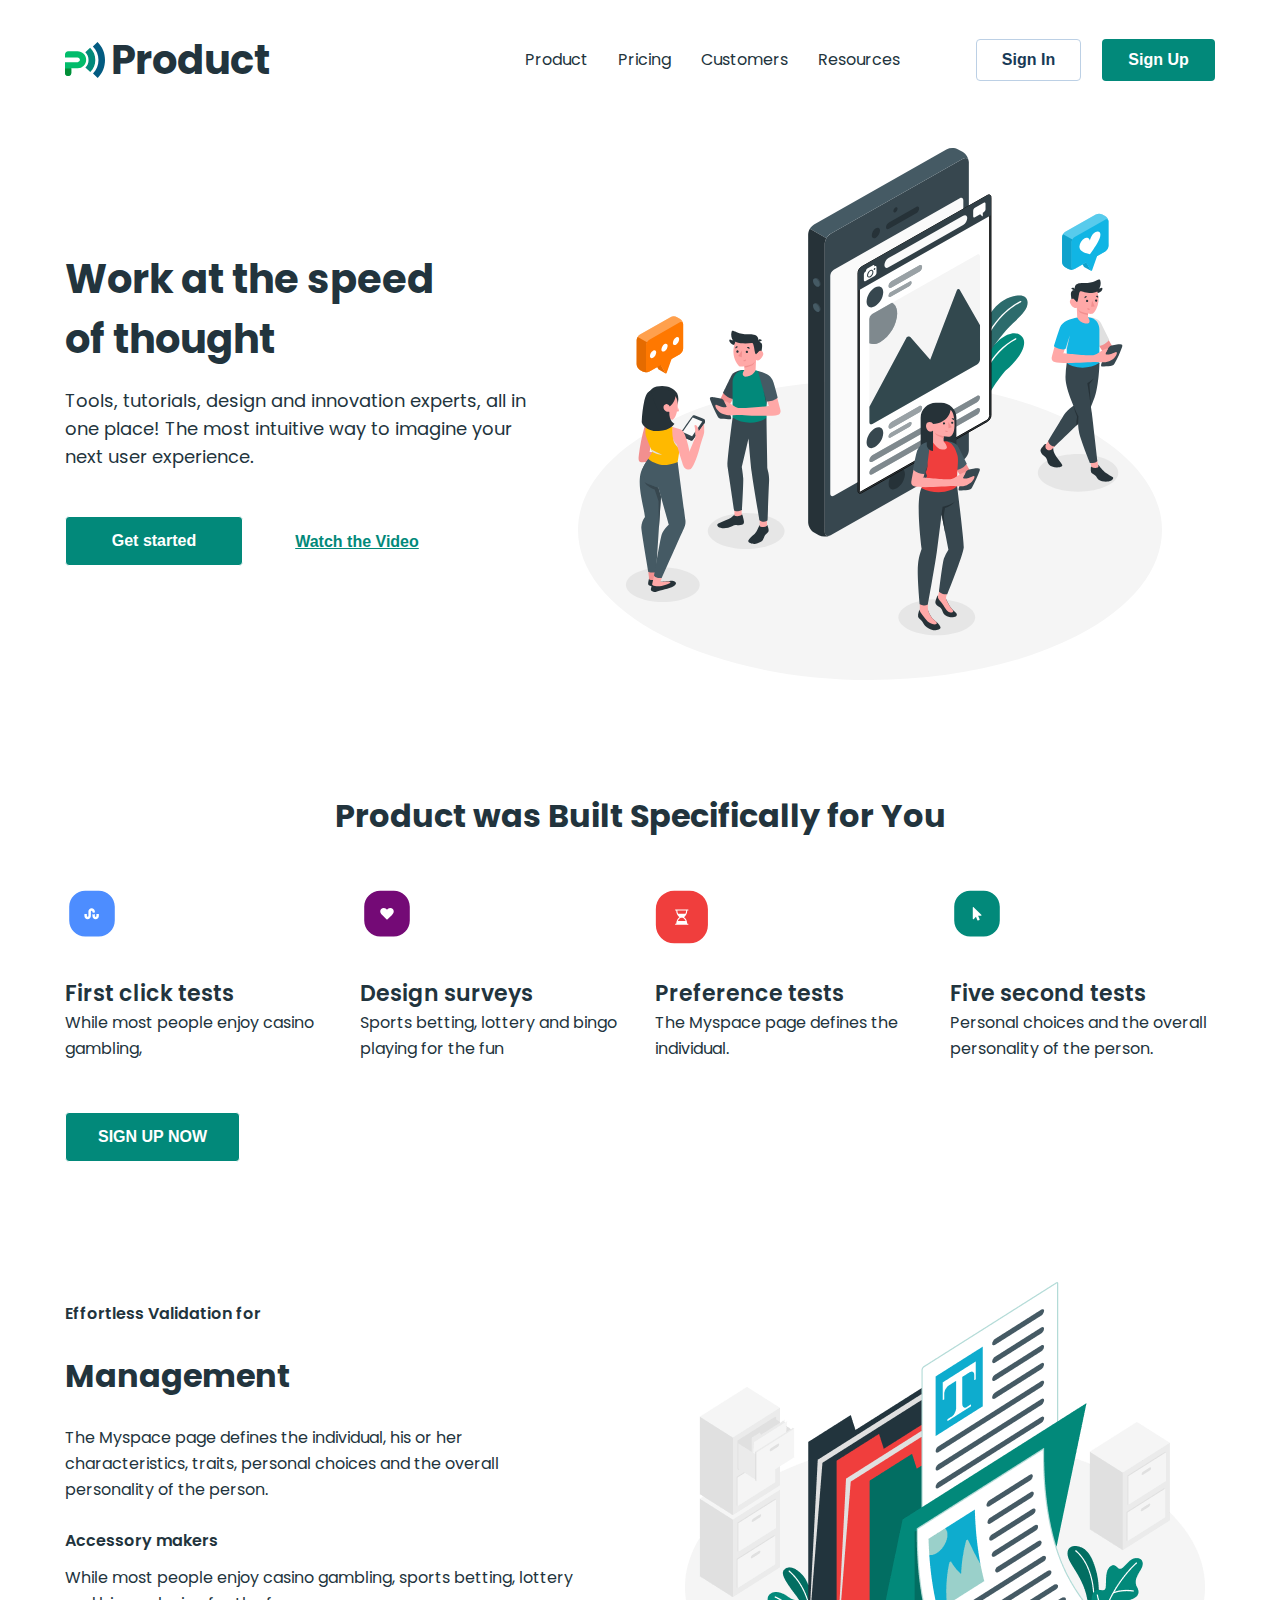
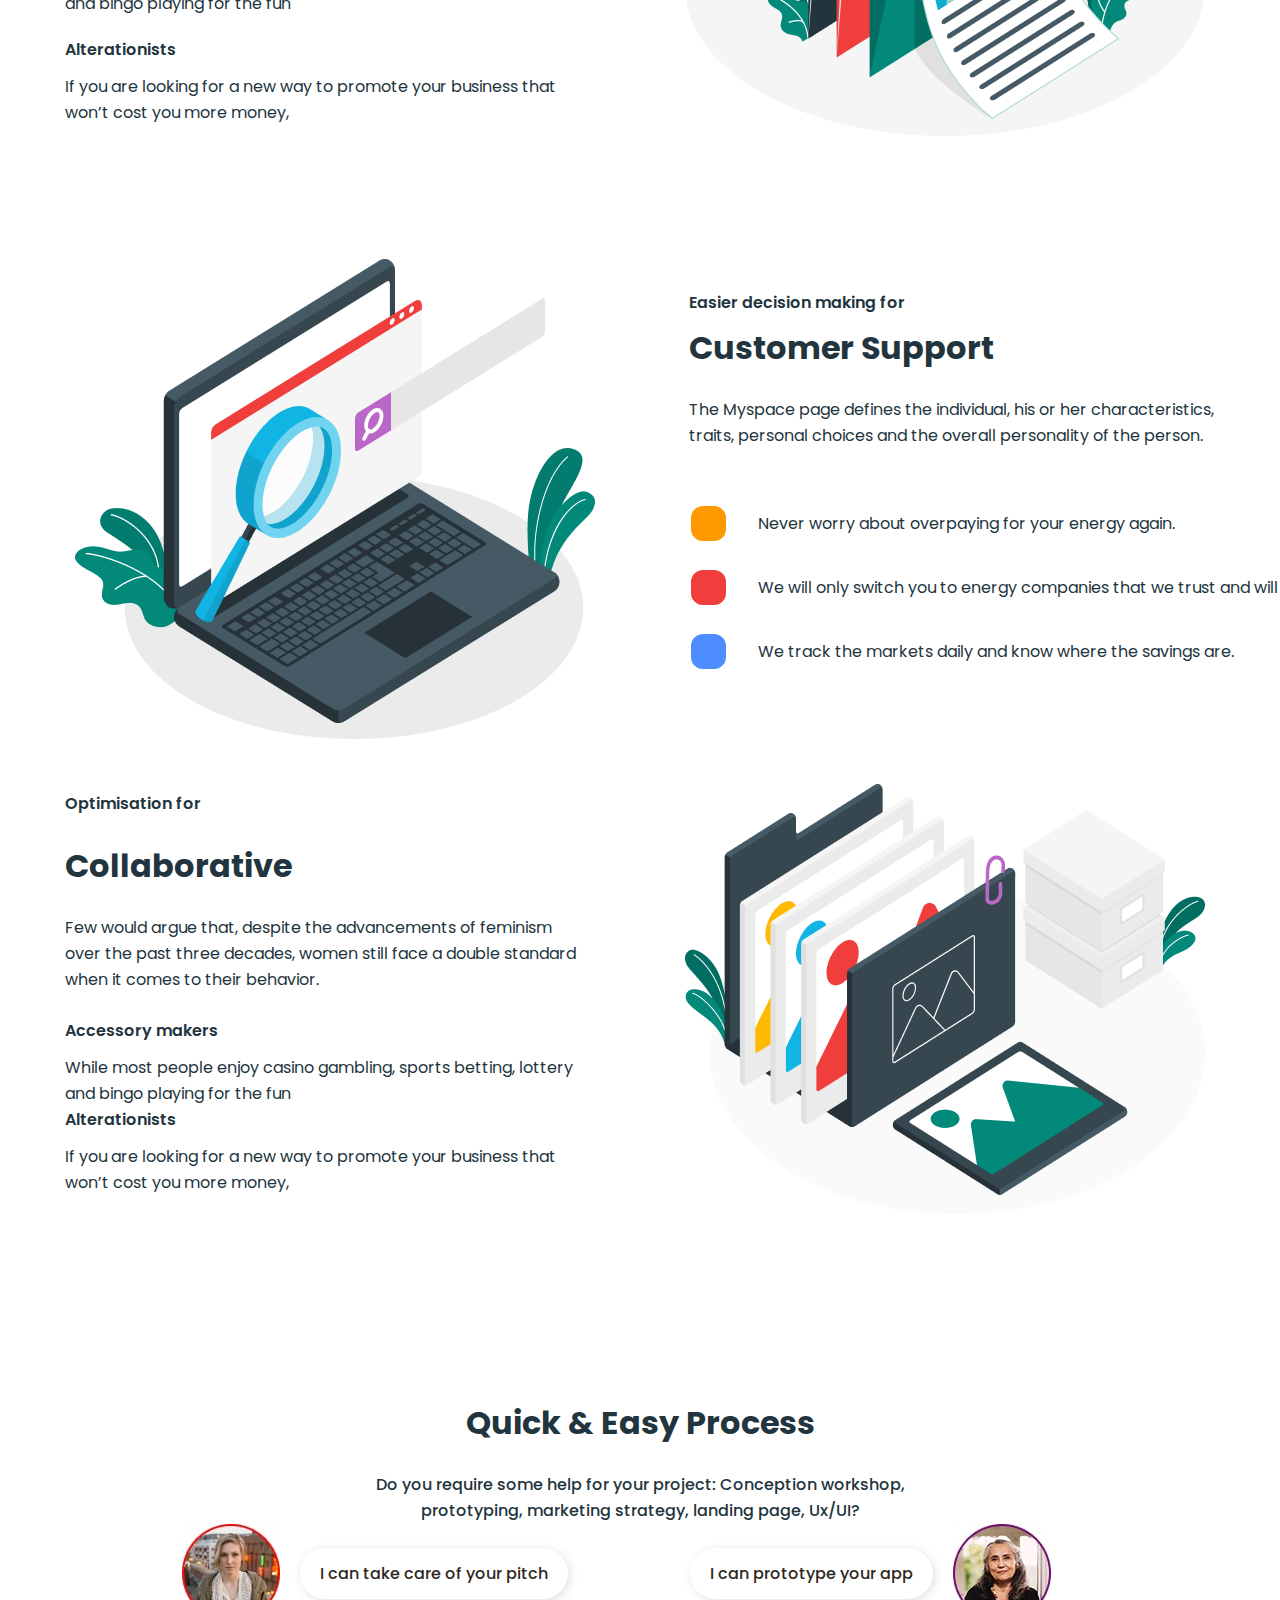
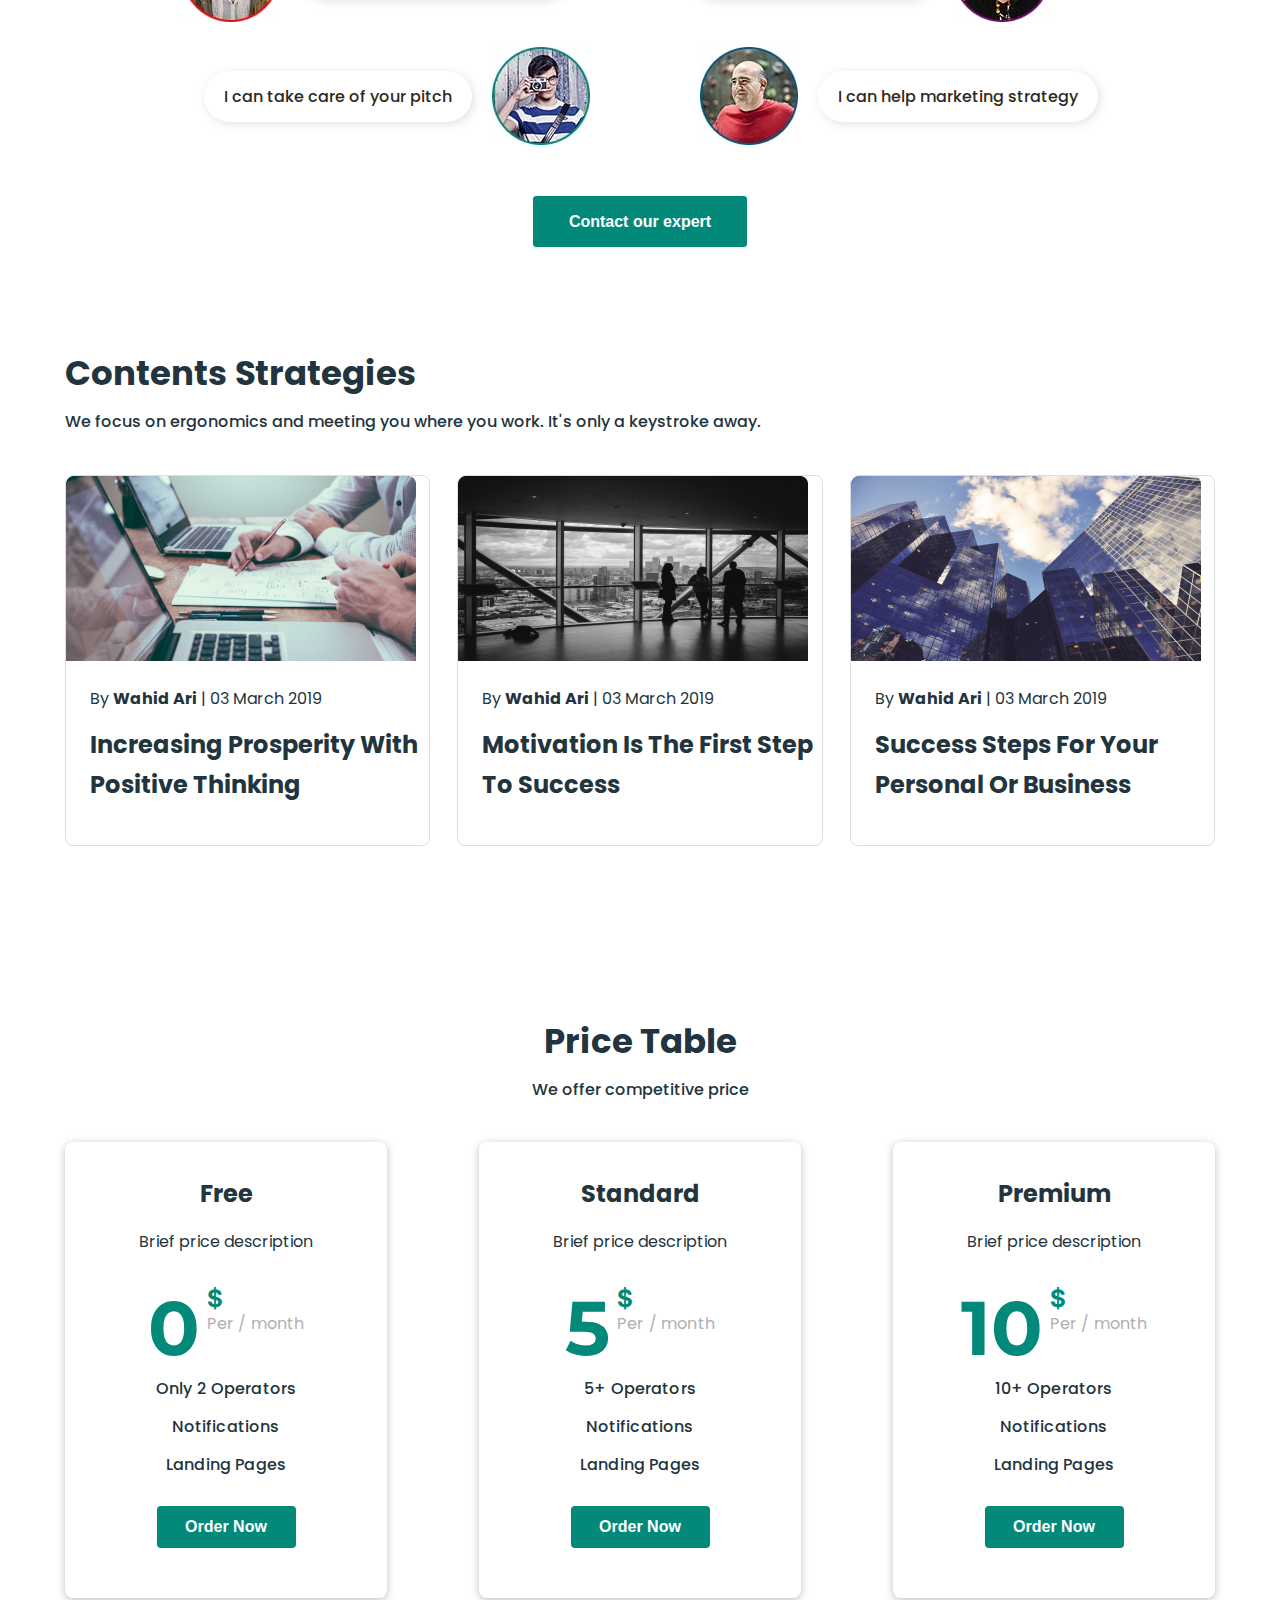
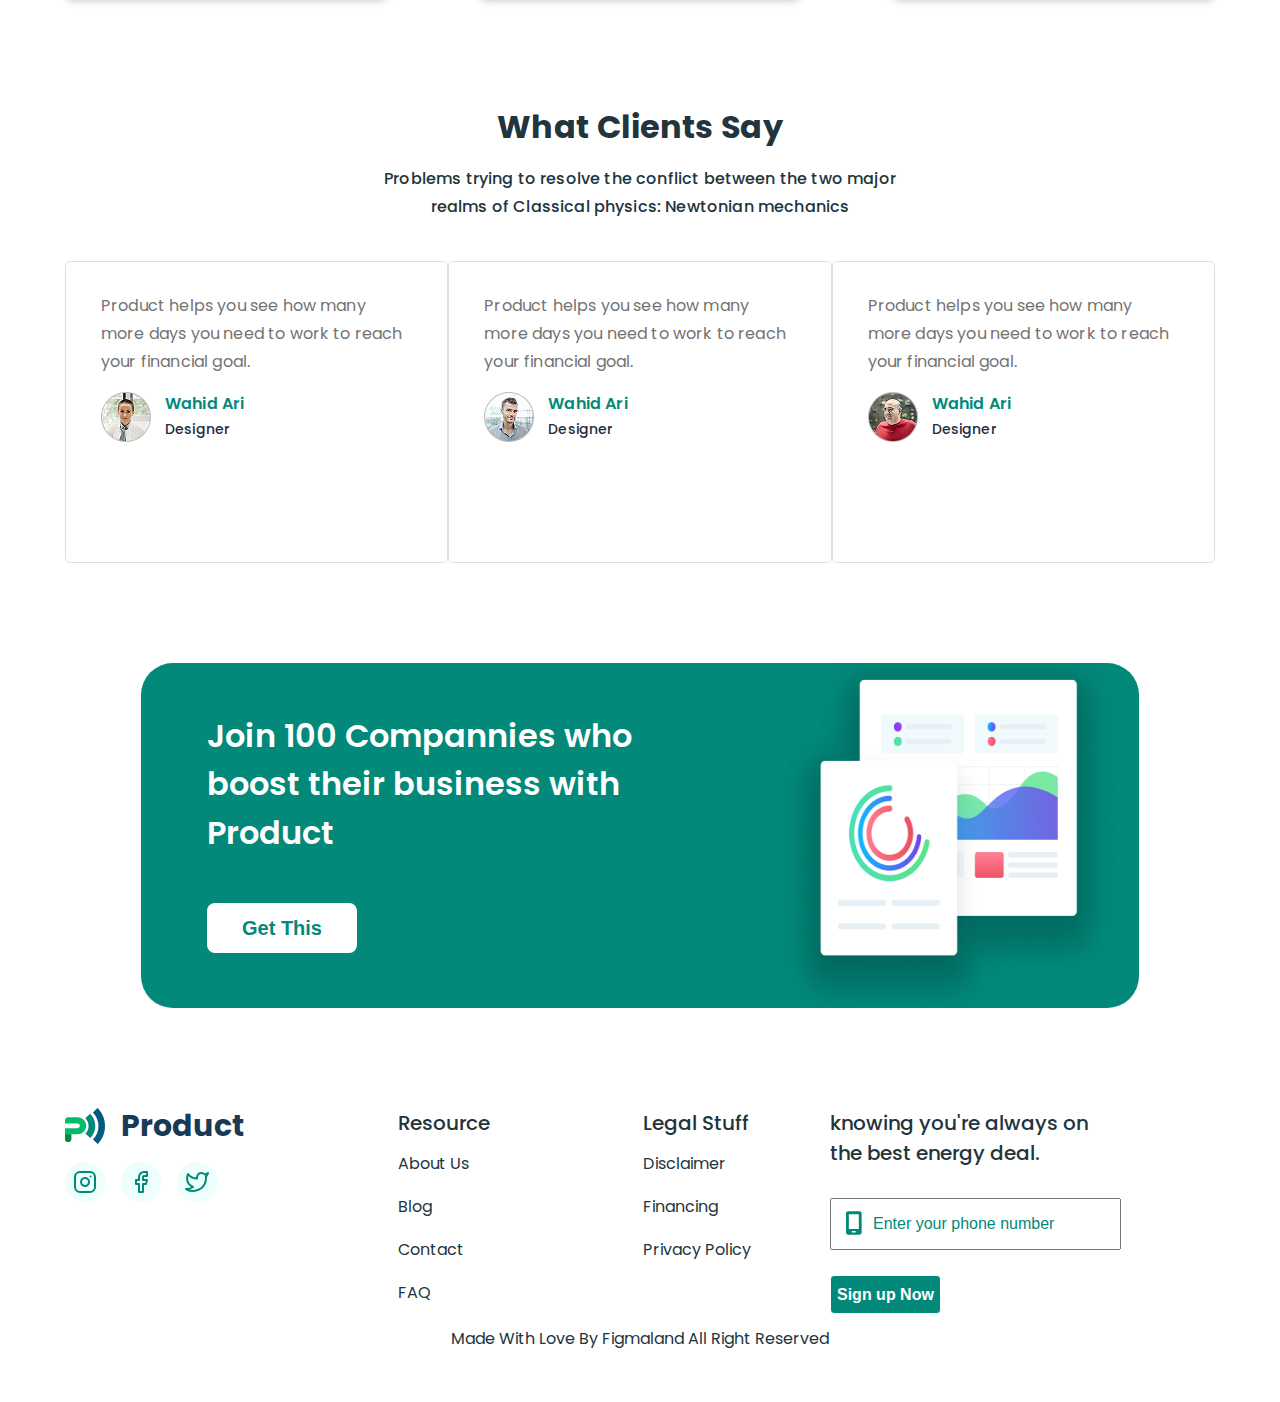
<file: index.html>
<!DOCTYPE html>
<html lang="en">
    <head>
        <meta charset="UTF-8" />
        <meta name="viewport" content="width=device-width, initial-scale=1.0" />
        <title>Document</title>
        <link
            rel="stylesheet"
            href="https://cdnjs.cloudflare.com/ajax/libs/modern-normalize/3.0.1/modern-normalize.min.css"
            integrity="sha512-q6WgHqiHlKyOqslT/lgBgodhd03Wp4BEqKeW6nNtlOY4quzyG3VoQKFrieaCeSnuVseNKRGpGeDU3qPmabCANg=="
            crossorigin="anonymous"
            referrerpolicy="no-referrer"
        />
        <link rel="stylesheet" href="./css/style.css" />
        <link rel="preconnect" href="https://fonts.googleapis.com" />
        <link rel="preconnect" href="https://fonts.gstatic.com" crossorigin />
        <link
            href="https://fonts.googleapis.com/css2?family=Asap+Condensed:wght@500&family=Inter:ital,opsz,wght@0,14..32,100..900;1,14..32,100..900&family=Montserrat:wght@100..900&family=Poppins:wght@400;500;600;700;800&family=Roboto:wght@100..900&display=swap"
            rel="stylesheet"
        />
    </head>
    <body>
        <header class="header">
            <div class="container">
                <nav class="header-nav">
                    <a class="nav-logo" href="index.html"
                        ><img src="./images/logo.svg" alt="logo" />Product</a
                    >

                    <ul class="header-nav-list">
                        <li class="header-nav-item">
                            <a class="header-nav-link" href="./index.html"
                                >Product</a
                            >
                        </li>
                        <li class="header-nav-item">
                            <a class="header-nav-link" href="./pricing.html"
                                >Pricing</a
                            >
                        </li>
                        <li class="header-nav-item">
                            <a class="header-nav-link" href="./customers.html"
                                >Customers</a
                            >
                        </li>
                        <li class="header-nav-item">
                            <a class="header-nav-link" href="./resources.html"
                                >Resources</a
                            >
                        </li>
                    </ul>
                    <ul class="header-login">
                        <li class="header-login-item">
                            <button class="btn header-signin-btn" type="button">
                                Sign In
                            </button>
                        </li>
                        <li class="header-login-item">
                            <button class="btn header-signup-btn" type="button">
                                Sign Up
                            </button>
                        </li>
                    </ul>
                </nav>
            </div>
        </header>
        <main>
            <section class="hero">
                <div class="container hero-container">
                    <div class="hero-container-box">
                        <h1 class="hero-title">Work at the speed of thought</h1>
                        <p class="hero-text">
                            Tools, tutorials, design and innovation experts, all
                            in one place! The most intuitive way to imagine your
                            next user experience.
                        </p>
                        <ul class="hero-list">
                            <li class="hero-list-item">
                                <button class="btn hero-btn" type="button">
                                    Get started
                                </button>
                            </li>
                            <li class="hero-list-item">
                                <button class="hero-list-movie" type="button">
                                    Watch the Video
                                </button>
                            </li>
                        </ul>
                    </div>
                    <div class="hero-list-img">
                        <img
                            class="hero-img"
                            src="./images/hero.svg"
                            alt="people"
                            width="610"
                        />
                    </div>
                </div>
            </section>
            <section class="product">
                <div class="container">
                    <h2 class="product-title">
                        Product was Built Specifically for You
                    </h2>
                    <ul class="product-list">
                        <li class="product-list-item">
                            <svg
                                class="product-list-img"
                                width="54"
                                height="54"
                            >
                                <use
                                    href="./images/symbol.svg#icon-icon-1"
                                ></use>
                            </svg>
                            <h3 class="product-list-subtitle">
                                First click tests
                            </h3>
                            <p class="product-list-text">
                                While most people enjoy casino gambling,
                            </p>
                        </li>
                        <li class="product-list-item">
                            <svg
                                class="product-list-img"
                                width="54"
                                height="54"
                            >
                                <use
                                    href="./images/symbol.svg#icon-icon-2"
                                ></use>
                            </svg>
                            <h3 class="product-list-subtitle">
                                Design surveys
                            </h3>
                            <p class="product-list-text">
                                Sports betting, lottery and bingo playing for
                                the fun
                            </p>
                        </li>
                        <li class="product-list-item">
                            <svg
                                class="product-list-img"
                                width="54"
                                height="54"
                            >
                                <use
                                    href="./images/symbol.svg#icon-icon-3"
                                ></use>
                            </svg>
                            <h3 class="product-list-subtitle">
                                Preference tests
                            </h3>
                            <p class="product-list-text">
                                The Myspace page defines the individual.
                            </p>
                        </li>
                        <li class="product-list-item">
                            <svg
                                class="product-list-img"
                                width="54"
                                height="54"
                            >
                                <use
                                    href="./images/symbol.svg#icon-icon-4"
                                ></use>
                            </svg>
                            <h3 class="product-list-subtitle">
                                Five second tests
                            </h3>
                            <p class="product-list-text">
                                Personal choices and the overall personality of
                                the person.
                            </p>
                        </li>
                    </ul>
                    <div class="product-btn-box">
                        <button class="btn product-btn" type="button">
                            SIGN UP NOW
                        </button>
                    </div>
                </div>
            </section>
            <section class="management">
                <div class="container management-container">
                    <div class="management-box">
                        <p class="management-text text-focus">
                            Effortless Validation for
                        </p>
                        <h2 class="management-title">Management</h2>
                        <p class="management-text">
                            The Myspace page defines the individual, his or her
                            characteristics, traits, personal choices and the
                            overall personality of the person.
                        </p>

                        <ul class="management-list">
                            <li class="management-list-item">
                                <h3 class="management-list-subtitle">
                                    Accessory makers
                                </h3>
                                <p class="management-list-text">
                                    While most people enjoy casino gambling,
                                    sports betting, lottery and bingo playing
                                    for the fun
                                </p>
                            </li>
                            <li class="management-list-item">
                                <h3 class="management-list-subtitle">
                                    Alterationists
                                </h3>
                                <p class="management-list-text">
                                    If you are looking for a new way to promote
                                    your business that won’t cost you more
                                    money,
                                </p>
                            </li>
                        </ul>
                    </div>
                    <img
                        class="management-image"
                        src="./images/management.png"
                        alt="documents"
                        width="540"
                    />
                </div>
            </section>
            <section class="support">
                <div class="container support-container">
                    <img
                        class="support-image"
                        src="./images/support.png"
                        alt="laptop"
                    />
                    <div class="support-box">
                        <p class="support-text text-focus">
                            Easier decision making for
                        </p>
                        <h2 class="support-title">Customer Support</h2>
                        <p class="support-text">
                            The Myspace page defines the individual, his or her
                            characteristics, traits, personal choices and the
                            overall personality of the person.
                        </p>
                        <div class="icon-box">
                            <svg class="icon-box-svg" width="16" height="12">
                                <use
                                    href="./images/symbol-defs.svg#icon-Path"
                                ></use>
                            </svg>
                        </div>
                        <ul class="support-list">
                            <li class="support-list-item">
                                <p class="support-list-text yellow">
                                    Never worry about overpaying for your energy
                                    again.
                                </p>
                            </li>
                            <li class="support-list-item">
                                <p class="support-list-text red">
                                    We will only switch you to energy companies
                                    that we trust and will treat you right
                                </p>
                            </li>
                            <li class="support-list-item">
                                <p class="support-list-text blue">
                                    We track the markets daily and know where
                                    the savings are.
                                </p>
                            </li>
                        </ul>
                    </div>
                </div>
            </section>
            <section class="collaborative">
                <div class="container collaborative-container">
                    <div class="collaborative-box">
                        <p class="collaborative-text text-focus">
                            Optimisation for
                        </p>
                        <h2 class="collaborative-title">Collaborative</h2>
                        <p class="collaborative-text">
                            Few would argue that, despite the advancements of
                            feminism over the past three decades, women still
                            face a double standard when it comes to their
                            behavior.
                        </p>
                        <ul class="collaborative-list">
                            <li class="collaborative-item">
                                <h3 class="collaborative-list-subtitle">
                                    Accessory makers
                                </h3>
                                <p class="collaborative-list-text">
                                    While most people enjoy casino gambling,
                                    sports betting, lottery and bingo playing
                                    for the fun
                                </p>
                            </li>
                            <li class="collaborative-item">
                                <h3 class="collaborative-list-subtitle">
                                    Alterationists
                                </h3>
                                <p class="collaborative-list-text">
                                    If you are looking for a new way to promote
                                    your business that won’t cost you more
                                    money,
                                </p>
                            </li>
                        </ul>
                    </div>
                    <img
                        class="collaborative-image"
                        src="./images/collaboration.png"
                        alt="collaborative"
                    />
                </div>
            </section>
            <section class="process">
                <div class="container process-container">
                    <h2 class="process-title">Quick & Easy Process</h2>
                    <p class="process-text">
                        Do you require some help for your project: Conception
                        workshop, prototyping, marketing strategy, landing page,
                        Ux/UI?
                    </p>

                    <ul class="process-list">
                        <li class="process-list-item">
                            <img
                                class="process-list-image"
                                src="./images/avatar1.jpg"
                                alt="person"
                                width="98"
                            />
                            <p class="process-list-text">
                                I can take care of your pitch
                            </p>
                        </li>
                        <li class="process-list-item">
                            <p class="process-list-text">
                                I can prototype your app
                            </p>
                            <img
                                class="process-list-image"
                                src="./images/avatar2.jpg"
                                alt="person"
                                width="98"
                            />
                        </li>
                        <li class="process-list-item">
                            <img
                                class="process-list-image"
                                src="./images/avatar3.jpg"
                                alt="person"
                                width="98"
                            />
                            <p class="process-list-text">
                                I can take care of your pitch
                            </p>
                        </li>
                        <li class="process-list-item">
                            <p class="process-list-text">
                                I can help marketing strategy
                            </p>
                            <img
                                class="process-list-image"
                                src="./images/avatar4.jpg"
                                alt="person"
                                width="98"
                            />
                        </li>
                    </ul>

                    <button class="btn process-btn" type="button">
                        Contact our expert
                    </button>
                </div>
            </section>
            <section class="strategies">
                <div class="container">
                    <h2 class="strategies-title">Contents Strategies</h2>
                    <p class="strategies-text">
                        We focus on ergonomics and meeting you where you work.
                        It's only a keystroke away.
                    </p>
                    <ul class="strategies-list">
                        <li class="strategies-list-item">
                            <a href="#">
                                <img
                                    class="strategies-list-image"
                                    src="./images/strateg1.jpg"
                                    alt="laptop"
                                    width="350"
                                />

                                <div class="strategies-list-block">
                                    <p class="strategies-list-text">
                                        By
                                        <span class="strategies-list-accent"
                                            >Wahid Ari</span
                                        >
                                        | 03 March 2019
                                    </p>
                                    <h3 class="strategies-list-subtitle">
                                        Increasing Prosperity With Positive
                                        Thinking
                                    </h3>
                                </div>
                            </a>
                        </li>
                        <li class="strategies-list-item">
                            <a href="#">
                                <img
                                    class="strategies-list-image"
                                    src="./images/strateg2.jpg"
                                    alt="room"
                                    width="350"
                                />
                                <div class="strategies-list-block">
                                    <p class="strategies-list-text">
                                        By
                                        <span class="strategies-list-accent"
                                            >Wahid Ari</span
                                        >
                                        | 03 March 2019
                                    </p>
                                    <h3 class="strategies-list-subtitle">
                                        Motivation Is The First Step To Success
                                    </h3>
                                </div>
                            </a>
                        </li>

                        <li class="strategies-list-item">
                            <a href="#">
                                <img
                                    class="strategies-list-image"
                                    src="./images/strateg3.jpg"
                                    alt="building"
                                    width="350"
                                />
                                <div class="strategies-list-block">
                                    <p class="strategies-list-text">
                                        By
                                        <span class="strategies-list-accent"
                                            >Wahid Ari</span
                                        >
                                        | 03 March 2019
                                    </p>
                                    <h3 class="strategies-list-subtitle">
                                        Success Steps For Your Personal Or
                                        Business
                                    </h3>
                                </div>
                            </a>
                        </li>
                    </ul>
                </div>
            </section>
            <section class="price">
                <div class="container">
                    <h2 class="price-title">Price Table</h2>
                    <p class="price-text">We offer competitive price</p>
                    <ul class="price-list">
                        <li class="price-list-item">
                            <h3 class="price-list-subtitle">Free</h3>
                            <p class="price-list-text">
                                Brief price description
                            </p>
                            <div class="price-list-box">
                                <span class="price-list-coin">0</span>
                                <div class="price-money-box">
                                    <span class="price-list-money">$</span>
                                    <span class="price-list-period"
                                        >Per / month</span
                                    >
                                </div>
                            </div>
                            <ul class="second-list">
                                <li class="second-list-item">
                                    <p class="second-list-text">
                                        Only 2 Operators
                                    </p>
                                    <p class="second-list-text">
                                        Notifications
                                    </p>
                                    <p class="second-list-text">
                                        Landing Pages
                                    </p>
                                </li>
                            </ul>
                            <button class="btn price-btn" type="button">
                                Order Now
                            </button>
                        </li>
                        <li class="price-list-item">
                            <h3 class="price-list-subtitle">Standard</h3>
                            <p class="price-list-text">
                                Brief price description
                            </p>
                            <div class="price-list-box">
                                <span class="price-list-coin">5</span>
                                <div class="price-money-box">
                                    <span class="price-list-money">$</span>
                                    <span class="price-list-period"
                                        >Per / month</span
                                    >
                                </div>
                            </div>
                            <ul class="second-list">
                                <li class="second-list-item">
                                    <p class="second-list-text">5+ Operators</p>
                                    <p class="second-list-text">
                                        Notifications
                                    </p>
                                    <p class="second-list-text">
                                        Landing Pages
                                    </p>
                                </li>
                            </ul>
                            <button class="btn price-btn" type="button">
                                Order Now
                            </button>
                        </li>
                        <li class="price-list-item">
                            <h3 class="price-list-subtitle">Premium</h3>
                            <p class="price-list-text">
                                Brief price description
                            </p>
                            <div class="price-list-box">
                                <span class="price-list-coin">10</span>
                                <div class="price-money-box">
                                    <span class="price-list-money">$</span>
                                    <span class="price-list-period"
                                        >Per / month</span
                                    >
                                </div>
                            </div>
                            <ul class="second-list">
                                <li class="second-list-item">
                                    <p class="second-list-text">
                                        10+ Operators
                                    </p>
                                    <p class="second-list-text">
                                        Notifications
                                    </p>
                                    <p class="second-list-text">
                                        Landing Pages
                                    </p>
                                </li>
                            </ul>
                            <button class="btn price-btn" type="button">
                                Order Now
                            </button>
                        </li>
                    </ul>
                </div>
            </section>
            <section class="reviews">
                <div class="container">
                    <h2 class="reviews-title">What Clients Say</h2>
                    <p class="reviews-text">
                        Problems trying to resolve the conflict between the two
                        major realms of Classical physics: Newtonian mechanics
                    </p>
                    <ul class="reviews-list">
                        <li class="reviews-list-item">
                            <p class="reviews-list-text">
                                Product helps you see how many more days you
                                need to work to reach your financial goal.
                            </p>
                            <div class="list-first-block">
                                <img
                                    class="reviews-list-image"
                                    src="./images/person1.jpg"
                                    alt="person"
                                    width="50"
                                />
                                <div class="list-second-block">
                                    <h3 class="reviews-list-subtitle">
                                        Wahid Ari
                                    </h3>
                                    <span class="reviews-list-accent"
                                        >Designer</span
                                    >
                                </div>
                            </div>
                        </li>
                        <li class="reviews-list-item">
                            <p class="reviews-list-text">
                                Product helps you see how many more days you
                                need to work to reach your financial goal.
                            </p>
                            <div class="list-first-block">
                                <img
                                    class="reviews-list-image"
                                    src="./images/person2.jpg"
                                    alt="person"
                                    width="50"
                                />

                                <div class="list-second-block">
                                    <h3 class="reviews-list-subtitle">
                                        Wahid Ari
                                    </h3>
                                    <span class="reviews-list-accent"
                                        >Designer</span
                                    >
                                </div>
                            </div>
                        </li>
                        <li class="reviews-list-item">
                            <p class="reviews-list-text">
                                Product helps you see how many more days you
                                need to work to reach your financial goal.
                            </p>
                            <div class="list-first-block">
                                <img
                                    class="reviews-list-image"
                                    src="./images/person3.jpg"
                                    alt="person"
                                    width="50"
                                />

                                <div class="list-second-block">
                                    <h3 class="reviews-list-subtitle">
                                        Wahid Ari
                                    </h3>
                                    <span class="reviews-list-accent"
                                        >Designer</span
                                    >
                                </div>
                            </div>
                        </li>
                    </ul>
                </div>
            </section>
            <section class="promo">
                <div class="container promo-container">
                    <div class="promo-title-block">
                        <h2 class="promo-title">
                            Join 100 Compannies who boost their business with
                            Product
                        </h2>
                        <button class="btn promo-btn" type="button">
                            Get This
                        </button>
                    </div>
                    <img
                        class="promo-image"
                        src="./images/graphics.png"
                        alt="graphics"
                        width="351"
                    />
                </div>
            </section>
        </main>

        <footer class="footer">
            <div class="container footer-container">
                <ul class="footer-list">
                    <li class="social-list-item">
                        <a class="social-list-logo" href="./index.html"
                            ><img
                                class="social-list-image"
                                src="./images/logo.svg"
                                alt="logo"
                                width="40"
                            />Product</a
                        >
                        <ul class="footer-social-list">
                            <li class="footer-social-item">
                                <a href="" class="footer-list-link">
                                    <img
                                        src="./images/instagram.svg"
                                        alt="instagram"
                                    />
                                </a>
                                <a href="" class="footer-list-link">
                                    <img
                                        src="./images/facebook.svg"
                                        alt="facebook"
                                    />
                                </a>
                                <a href="" class="footer-list-link">
                                    <img
                                        src="./images/twitter.svg"
                                        alt="twitter"
                                    />
                                </a>
                            </li>
                        </ul>
                    </li>

                    <li class="resource-list-item">
                        <p class="footer-list-text">Resource</p>
                        <a class="footer-list-link" href="#">About Us</a>
                        <a class="footer-list-link" href="#">Blog</a>
                        <a class="footer-list-link" href="#">Contact</a>
                        <a class="footer-list-link" href="#">FAQ</a>
                    </li>
                    <li class="footer-list-item">
                        <p class="footer-list-text">Legal Stuff</p>
                        <a class="footer-list-link" href="#">Disclaimer</a>
                        <a class="footer-list-link" href="#">Financing</a>
                        <a class="footer-list-link" href="#">Privacy Policy</a>
                    </li>
                    <li class="contact-list-item">
                        <form class="footer-form">
                            <p class="footer-form-text">
                                knowing you're always on the best energy deal.
                            </p>

                            <div class="form-box">
                                <label for="form-tel"></label>
                                <input
                                    class="footer-form-input"
                                    type="tel"
                                    placeholder="Enter your phone number"
                                    id="form-tel"
                                />

                                <svg
                                    class="form-box-svg"
                                    width="18"
                                    height="28"
                                >
                                    <use
                                        class="form-box-svg-fill"
                                        href="./images/symbol-defs.svg#icon-mobile"
                                    ></use>
                                </svg>
                            </div>
                            <button class="btn footer-form-btn" type="button">
                                Sign up Now
                            </button>
                        </form>
                    </li>
                </ul>
                <p class="footer-copyright">
                    Made With Love By Figmaland All Right Reserved
                </p>
            </div>
        </footer>
    </body>
</html>
</file>
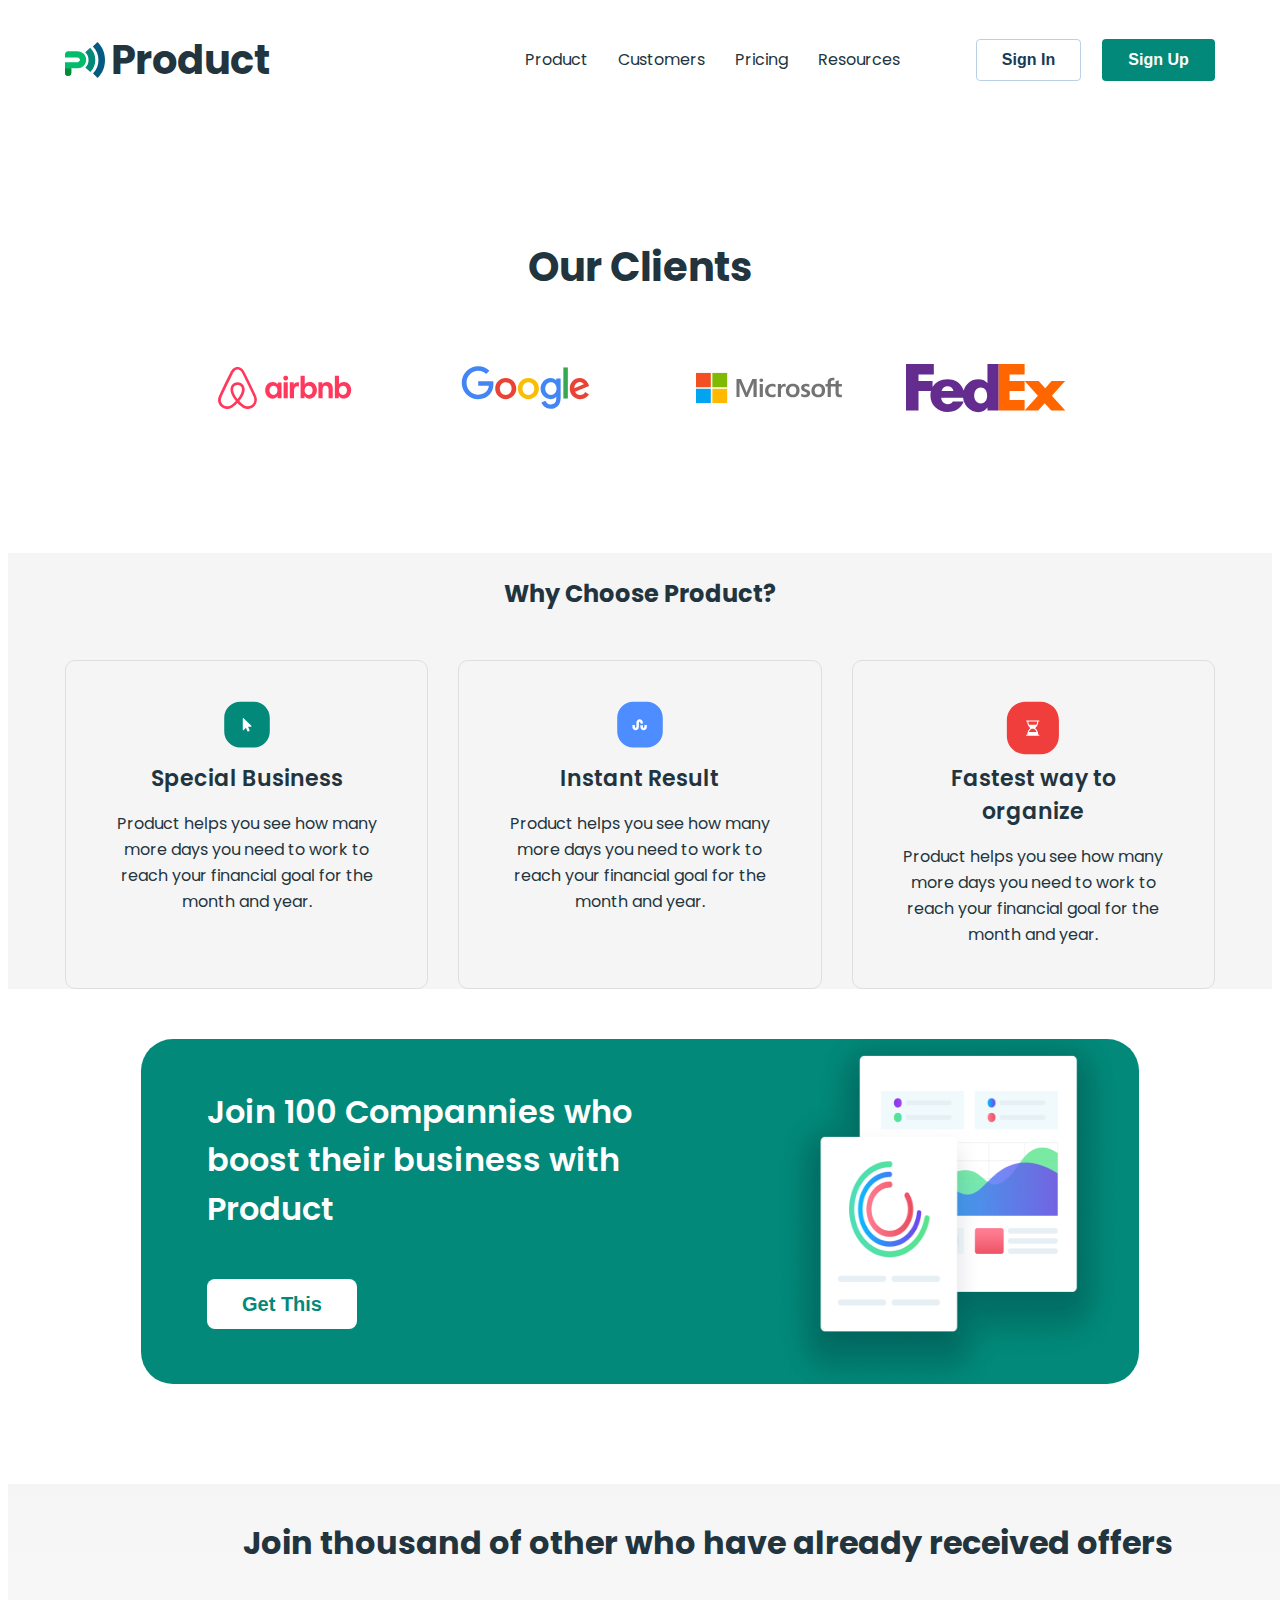
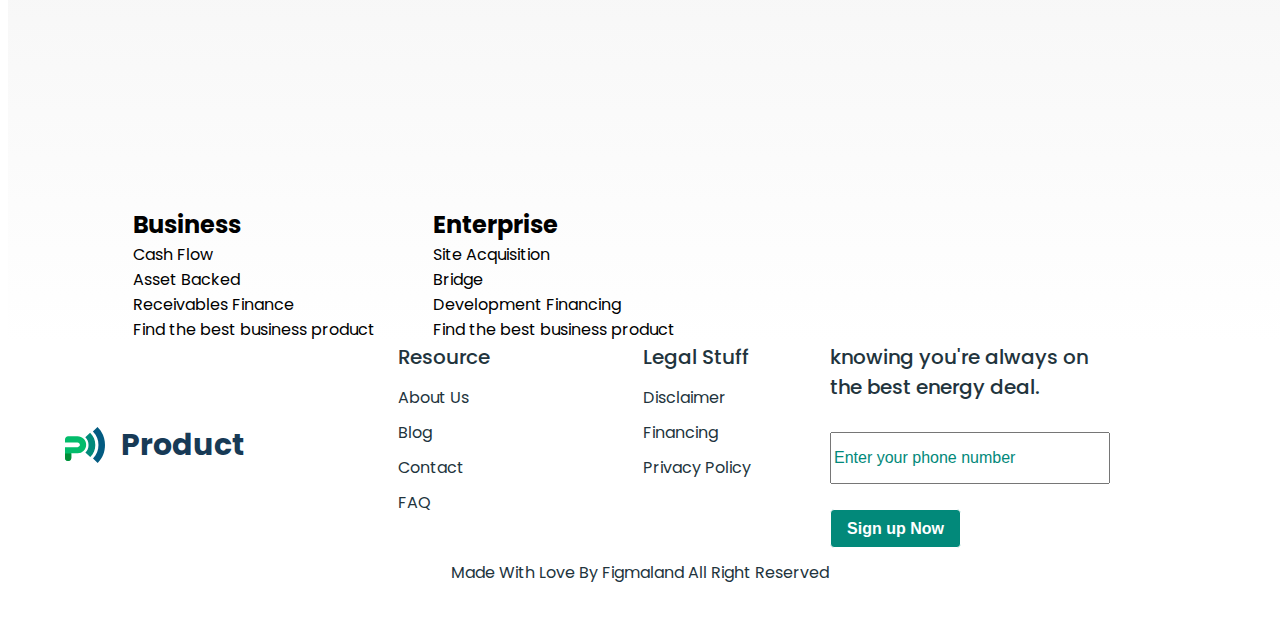
<file: customers.html>
<!DOCTYPE html>
<html lang="en">
    <head>
        <meta charset="UTF-8" />
        <meta name="viewport" content="width=device-width, initial-scale=1.0" />
        <title>Customers</title>
        <link rel="stylesheet" href="./css/customers.css" />
        <link rel="preconnect" href="https://fonts.googleapis.com" />
        <link rel="preconnect" href="https://fonts.gstatic.com" crossorigin />
        <link
            href="https://fonts.googleapis.com/css2?family=Asap+Condensed:wght@500&family=Inter:ital,opsz,wght@0,14..32,100..900;1,14..32,100..900&family=Montserrat:wght@100..900&family=Poppins:wght@400;500;600;700;800&family=Roboto:wght@100..900&display=swap"
            rel="stylesheet"
        />
        <link
            rel="stylesheet"
            href="https://cdnjs.cloudflare.com/ajax/libs/modern-normalize/3.0.1/modern-normalize.min.css"
            integrity="sha512-q6WgHqiHlKyOqslT/lgBgodhd03Wp4BEqKeW6nNtlOY4quzyG3VoQKFrieaCeSnuVseNKRGpGeDU3qPmabCANg=="
            crossorigin="anonymous"
            referrerpolicy="no-referrer"
        />
    </head>
    <body>
        <header class="header">
            <div class="container">
                <nav class="header-nav">
                    <a class="nav-logo" href="index.html"
                        ><img src="./images/logo.svg" alt="logo" />Product</a
                    >

                    <ul class="header-nav-list">
                        <li class="header-nav-item">
                            <a class="header-nav-link" href="./index.html"
                                >Product</a
                            >
                        </li>
                        <li class="header-nav-item">
                            <a class="header-nav-link" href="./customers.html"
                                >Customers</a
                            >
                        </li>
                        <li class="header-nav-item">
                            <a class="header-nav-link" href="./pricing.html"
                                >Pricing</a
                            >
                        </li>
                        <li class="header-nav-item">
                            <a class="header-nav-link" href="./resources.html"
                                >Resources</a
                            >
                        </li>
                    </ul>
                    <ul class="header-login">
                        <li class="header-login-item">
                            <button class="btn header-signin-btn" type="button">
                                Sign In
                            </button>
                        </li>
                        <li class="header-login-item">
                            <button class="btn header-signup-btn" type="button">
                                Sign Up
                            </button>
                        </li>
                    </ul>
                </nav>
            </div>
        </header>
        <main>
            <section class="clients">
                <div class="container">
                    <div class="container-clients-box">
                        <h1 class="clients-title">Our Clients</h1>
                        <ul class="clients-list">
                            <li class="clients-list-item">
                                <svg
                                    class="clients-list-img"
                                    width="140"
                                    height="42"
                                >
                                    <use
                                        href="./images/symbol.svg#icon-Airbnb-Logo"
                                    ></use>
                                </svg>
                            </li>
                            <li class="clients-list-item">
                                <svg
                                    class="clients-list-img"
                                    width="213"
                                    height="44"
                                >
                                    <use
                                        href="./images/symbol.svg#icon-Google-Logo"
                                    ></use>
                                </svg>
                            </li>
                            <li class="clients-list-item">
                                <svg
                                    class="clients-list-img"
                                    width="146"
                                    height="50"
                                >
                                    <use
                                        href="./images/symbol.svg#icon-Microsoft-Logo"
                                    ></use>
                                </svg>
                            </li>
                            <li class="clients-list-item">
                                <svg
                                    class="clients-list-img"
                                    width="160"
                                    height="50"
                                >
                                    <use
                                        href="./images/symbol.svg#icon-FedEx-Logo"
                                    ></use>
                                </svg>
                            </li>
                        </ul>
                    </div>
                </div>
            </section>
            <section class="product">
                <div class="container">
                    <h2 class="product-title">Why Choose Product?</h2>
                    <ul class="product-list">
                        <li class="product-list-item">
                            <svg
                                class="product-list-img"
                                width="54"
                                height="54"
                            >
                                <use
                                    href="./images/symbol.svg#icon-icon-4"
                                ></use>
                            </svg>
                            <h3 class="product-list-subtitle">
                                Special Business
                            </h3>
                            <p class="product-list-text">
                                Product helps you see how many more days you
                                need to work to reach your financial goal for
                                the month and year.
                            </p>
                        </li>
                        <li class="product-list-item">
                            <svg
                                class="product-list-img"
                                width="54"
                                height="54"
                            >
                                <use
                                    href="./images/symbol.svg#icon-icon-1"
                                ></use>
                            </svg>
                            <h3 class="product-list-subtitle">
                                Instant Result
                            </h3>
                            <p class="product-list-text">
                                Product helps you see how many more days you
                                need to work to reach your financial goal for
                                the month and year.
                            </p>
                        </li>

                        <li class="product-list-item">
                            <svg
                                class="product-list-img"
                                width="54"
                                height="54"
                            >
                                <use
                                    href="./images/symbol.svg#icon-icon-3"
                                ></use>
                            </svg>
                            <h3 class="product-list-subtitle">
                                Fastest way to organize
                            </h3>
                            <p class="product-list-text">
                                Product helps you see how many more days you
                                need to work to reach your financial goal for
                                the month and year.
                            </p>
                        </li>
                    </ul>
                </div>
            </section>
            <section class="promo">
                <div class="container promo-container">
                    <div class="promo-title-block">
                        <h2 class="promo-title">
                            Join 100 Compannies who boost their business with
                            Product
                        </h2>
                        <button class="btn promo-btn" type="button">
                            Get This
                        </button>
                    </div>
                    <img
                        class="promo-image"
                        src="./images/graphics.png"
                        alt="graphics"
                        width="351"
                    />
                </div>
            </section>
            <section class="received">
                <div class="container">
                    <h1 class="received-title">
                        Join thousand of other who have already received offers
                    </h1>
                    <div class="received-box">
                        <ul class="received-list">
                            <li class="received-list-item">
                                <div class="img-box-left">
                                    <svg class="received-img">
                                        <use href="./images/symbol.svg"></use>
                                    </svg>
                                </div>
                                <h2 class="received-list-subtitle">Business</h2>
                                <p class="received-list-text">Cash Flow</p>
                                <p class="received-list-text">Asset Backed</p>
                                <p class="received-list-text">
                                    Receivables Finance
                                </p>
                                <p class="received-list-text accent">
                                    Find the best business product
                                </p>
                            </li>
                            <li class="received-list-item">
                                <div class="img-box-right">
                                    <svg class="received-img">
                                        <use href="./images/symbol.svg"></use>
                                    </svg>
                                </div>
                                <h2 class="received-list-subtitle">
                                    Enterprise
                                </h2>
                                <p class="received-list-text">
                                    Site Acquisition
                                </p>
                                <p class="received-list-text">Bridge</p>
                                <p class="received-list-text">
                                    Development Financing
                                </p>
                                <p class="received-list-text accent">
                                    Find the best business product
                                </p>
                            </li>
                        </ul>
                    </div>
                </div>
            </section>
        </main>
        <footer class="footer">
            <div class="container footer-container">
                <ul class="footer-list">
                    <li class="social-list-item">
                        <a class="social-list-logo" href="./index.html"
                            ><img
                                class="social-list-image"
                                src="./images/logo.svg"
                                alt="logo"
                                width="40"
                            />Product</a
                        >
                        <ul class="footer-social-list">
                            <li class="footer-social-item">
                                <a
                                    class="footer-list-link"
                                    href="./images/instagram.svg"
                                ></a>
                                <a
                                    class="footer-list-link"
                                    href="./images/facebook.svg"
                                ></a>
                                <a
                                    class="footer-list-link"
                                    href="./images/twitter.svg"
                                ></a>
                            </li>
                        </ul>
                    </li>

                    <li class="resource-list-item">
                        <p class="footer-list-text">Resource</p>
                        <a class="footer-list-link" href="#">About Us</a>
                        <a class="footer-list-link" href="#">Blog</a>
                        <a class="footer-list-link" href="#">Contact</a>
                        <a class="footer-list-link" href="#">FAQ</a>
                    </li>
                    <li class="footer-list-item">
                        <p class="footer-list-text">Legal Stuff</p>
                        <a class="footer-list-link" href="#">Disclaimer</a>
                        <a class="footer-list-link" href="#">Financing</a>
                        <a class="footer-list-link" href="#">Privacy Policy</a>
                    </li>
                    <li class="contact-list-item">
                        <p class="footer-info-text">
                            knowing you're always on the best energy deal.
                        </p>

                        <input
                            class="footer-input"
                            type="tel"
                            placeholder="Enter your phone number"
                        />
                        <button class="btn footer-list-btn" type="button">
                            Sign up Now
                        </button>
                    </li>
                </ul>
                <p class="footer-copyright">
                    Made With Love By Figmaland All Right Reserved
                </p>
            </div>
        </footer>
    </body>
</html>
</file>
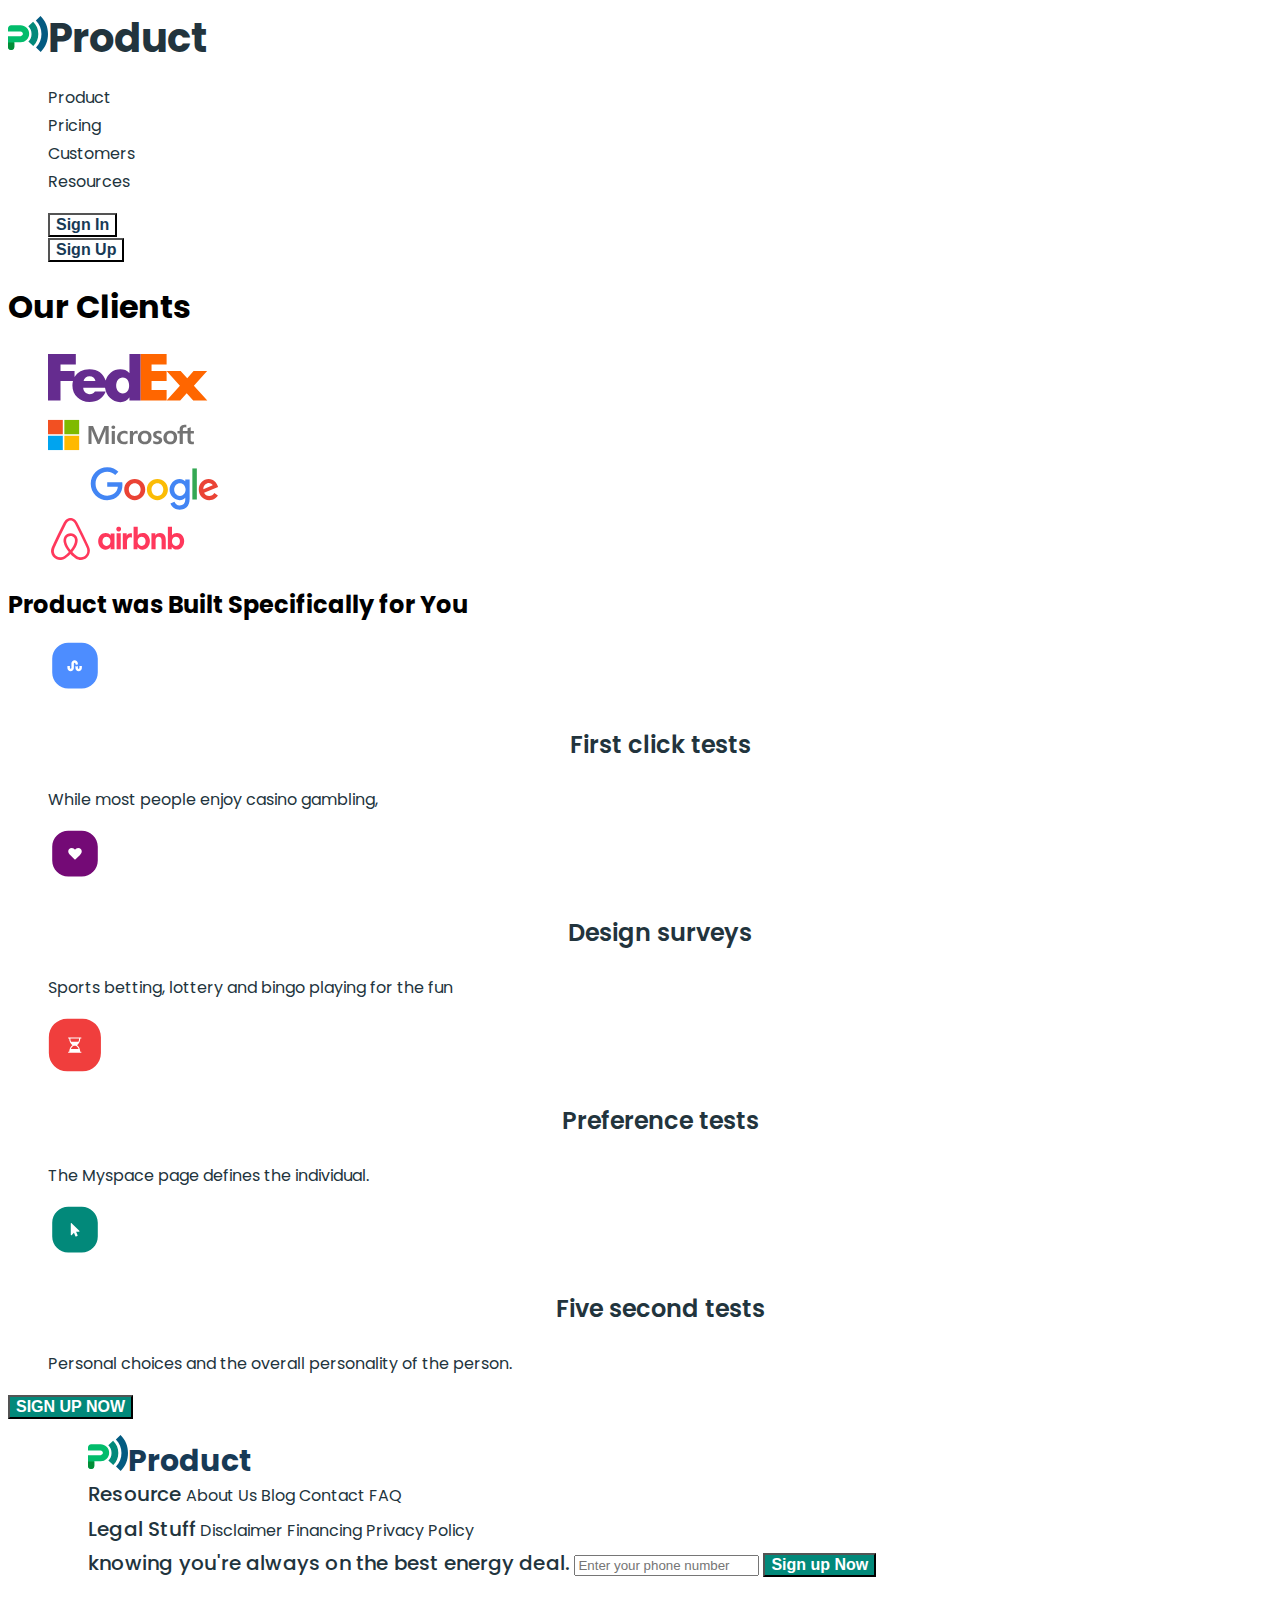
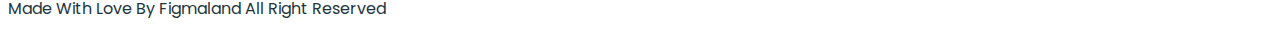
<file: pricing.html>
<!DOCTYPE html>
<html lang="en">
    <head>
        <meta charset="UTF-8" />
        <meta name="viewport" content="width=device-width, initial-scale=1.0" />
        <title>Pricing</title>
        <link rel="stylesheet" href="./css/pricing.css" />
        <link rel="preconnect" href="https://fonts.googleapis.com" />
        <link rel="preconnect" href="https://fonts.gstatic.com" crossorigin />
        <link
            href="https://fonts.googleapis.com/css2?family=Asap+Condensed:wght@500&family=Inter:ital,opsz,wght@0,14..32,100..900;1,14..32,100..900&family=Montserrat:wght@100..900&family=Poppins:wght@400;500;600;700;800&family=Roboto:wght@100..900&display=swap"
            rel="stylesheet"
        />
        <link
            rel="stylesheet"
            href="https://cdnjs.cloudflare.com/ajax/libs/modern-normalize/3.0.1/modern-normalize.min.css"
            integrity="sha512-q6WgHqiHlKyOqslT/lgBgodhd03Wp4BEqKeW6nNtlOY4quzyG3VoQKFrieaCeSnuVseNKRGpGeDU3qPmabCANg=="
            crossorigin="anonymous"
            referrerpolicy="no-referrer"
        />
    </head>
    <body>
        <header class="header">
            <nav class="header-nav">
                <a class="nav-logo" href="index.html"
                    ><img src="./images/logo.svg" alt="logo" />Product</a
                >

                <ul class="header-nav-list">
                    <li class="header-nav-item">
                        <a class="header-nav-link" href="./index.html"
                            >Product</a
                        >
                    </li>
                    <li class="header-nav-item">
                        <a class="header-nav-link" href="./pricing.html"
                            >Pricing</a
                        >
                    </li>
                    <li class="header-nav-item">
                        <a class="header-nav-link" href="./customers.html"
                            >Customers</a
                        >
                    </li>
                    <li class="header-nav-item">
                        <a class="header-nav-link" href="./resources.html"
                            >Resources</a
                        >
                    </li>
                </ul>
                <ul class="header-login">
                    <li class="header-login-item">
                        <button class="header-login-btn" type="button">
                            Sign In
                        </button>
                    </li>
                    <li class="header-login-item">
                        <button class="header-login-btn" type="button">
                            Sign Up
                        </button>
                    </li>
                </ul>
            </nav>
        </header>
        <main>
            <section class="clients">
                <h1 class="clients-title">Our Clients</h1>
                <ul class="clients-list">
                    <li class="clients-list-item">
                        <svg class="clients-list-img" width="160" height="50">
                            <use
                                href="./images/symbol.svg#icon-FedEx-Logo"
                            ></use>
                        </svg>
                    </li>
                    <li class="clients-list-item">
                        <svg class="clients-list-img" width="146" height="50">
                            <use
                                href="./images/symbol.svg#icon-Microsoft-Logo"
                            ></use>
                        </svg>
                    </li>
                    <li class="clients-list-item">
                        <svg class="clients-list-img" width="213" height="44">
                            <use
                                href="./images/symbol.svg#icon-Google-Logo"
                            ></use>
                        </svg>
                    </li>
                    <li class="clients-list-item">
                        <svg class="clients-list-img" width="140" height="42">
                            <use
                                href="./images/symbol.svg#icon-Airbnb-Logo"
                            ></use>
                        </svg>
                    </li>
                </ul>
            </section>

            <section class="product">
                <div class="container">
                    <h2 class="product-title">
                        Product was Built Specifically for You
                    </h2>
                    <ul class="product-list">
                        <li class="product-list-item">
                            <svg
                                class="product-list-img"
                                width="54"
                                height="54"
                            >
                                <use
                                    href="./images/symbol.svg#icon-icon-1"
                                ></use>
                            </svg>
                            <h3 class="product-list-subtitle">
                                First click tests
                            </h3>
                            <p class="product-list-text">
                                While most people enjoy casino gambling,
                            </p>
                        </li>
                        <li class="product-list-item">
                            <svg
                                class="product-list-img"
                                width="54"
                                height="54"
                            >
                                <use
                                    href="./images/symbol.svg#icon-icon-2"
                                ></use>
                            </svg>
                            <h3 class="product-list-subtitle">
                                Design surveys
                            </h3>
                            <p class="product-list-text">
                                Sports betting, lottery and bingo playing for
                                the fun
                            </p>
                        </li>
                        <li class="product-list-item">
                            <svg
                                class="product-list-img"
                                width="54"
                                height="54"
                            >
                                <use
                                    href="./images/symbol.svg#icon-icon-3"
                                ></use>
                            </svg>
                            <h3 class="product-list-subtitle">
                                Preference tests
                            </h3>
                            <p class="product-list-text">
                                The Myspace page defines the individual.
                            </p>
                        </li>
                        <li class="product-list-item">
                            <svg
                                class="product-list-img"
                                width="54"
                                height="54"
                            >
                                <use
                                    href="./images/symbol.svg#icon-icon-4"
                                ></use>
                            </svg>
                            <h3 class="product-list-subtitle">
                                Five second tests
                            </h3>
                            <p class="product-list-text">
                                Personal choices and the overall personality of
                                the person.
                            </p>
                        </li>
                    </ul>
                    <div class="product-btn-box">
                        <button class="btn product-btn" type="button">
                            SIGN UP NOW
                        </button>
                    </div>
                </div>
            </section>
        </main>
        <footer class="footer">
            <ul class="footer-list">
                <li class="footer-list-item">
                    <ul class="second-list">
                        <li class="second-list-item">
                            <a class="second-list-logo" href="./index.html"
                                ><img
                                    class="second-list-imag"
                                    src="./images/logo.svg"
                                    alt="logo"
                                    width="40"
                                />Product</a
                            >
                        </li>
                        <li class="second-list-item">
                            <a href="./images/instagram.svg"></a>
                            <a href="./images/facebook.svg"></a>
                            <a href="./images/twitter.svg"></a>
                        </li>
                    </ul>
                </li>
                <li class="footer-list-item">
                    <ul class="second-list">
                        <li class="second-list-item">
                            <b class="second-list-text">Resource</b>
                            <a class="second-list-link" href="#">About Us</a>
                            <a class="second-list-link" href="#">Blog</a>
                            <a class="second-list-link" href="#">Contact</a>
                            <a class="second-list-link" href="#">FAQ</a>
                        </li>
                    </ul>
                </li>
                <li class="footer-list-item">
                    <ul class="second-list">
                        <li class="second-list-item">
                            <b class="second-list-text">Legal Stuff</b>
                            <a class="second-list-link" href="#">Disclaimer</a>
                            <a class="second-list-link" href="#">Financing</a>
                            <a class="second-list-link" href="#"
                                >Privacy Policy</a
                            >
                        </li>
                    </ul>
                </li>
                <li class="footer-list-item">
                    <ul class="second-list">
                        <li class="second-list-item">
                            <b class="second-list-text"
                                >knowing you're always on the best energy deal.
                            </b>
                            <input
                                type="tel"
                                placeholder="Enter your phone number"
                            />
                            <button class="second-list btn" type="button">
                                Sign up Now
                            </button>
                        </li>
                    </ul>
                </li>
            </ul>
            <p class="footer-copyright">
                Made With Love By Figmaland All Right Reserved
            </p>
        </footer>
    </body>
</html>
</file>
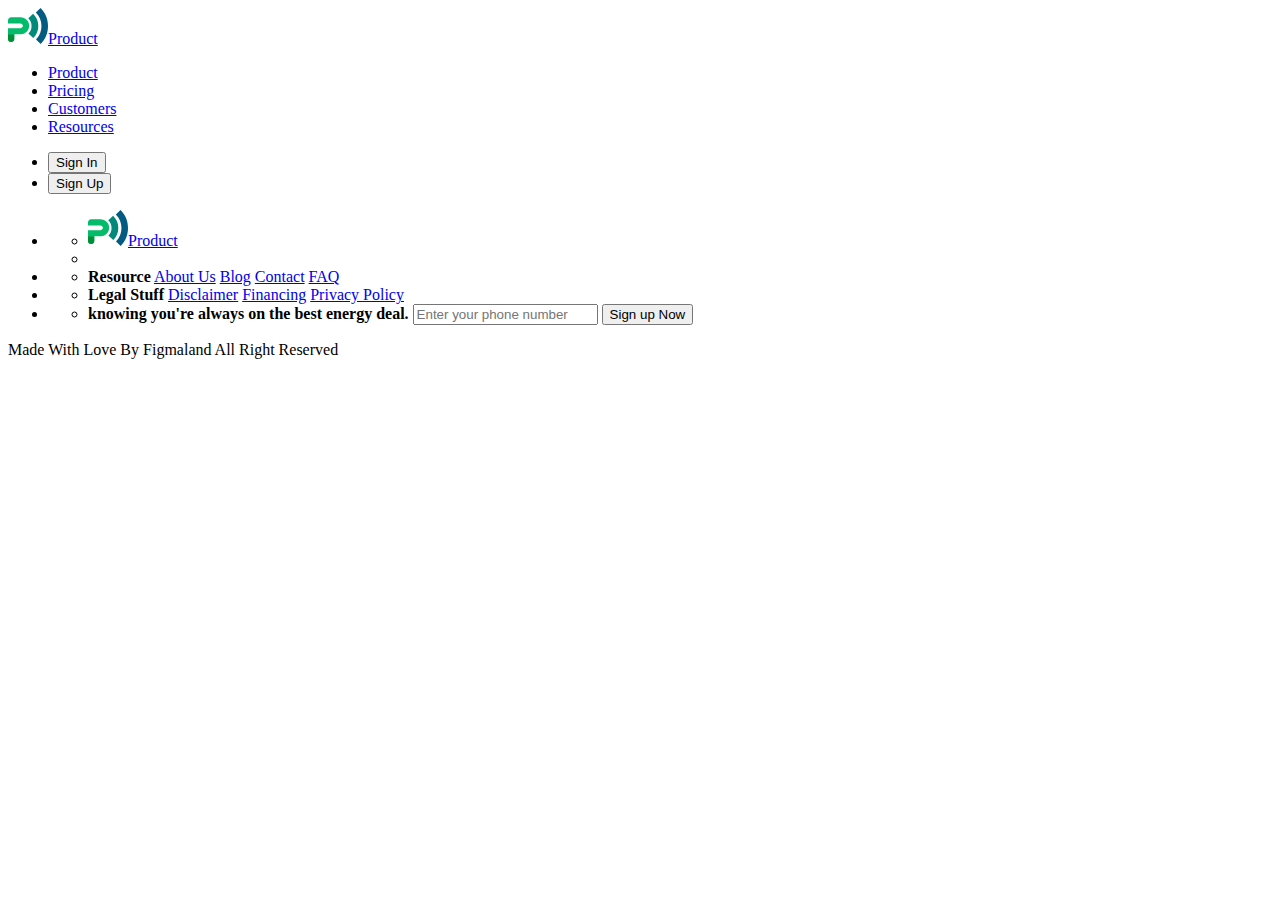
<file: resources.html>
<!DOCTYPE html>
<html lang="en">
    <head>
        <meta charset="UTF-8" />
        <meta name="viewport" content="width=device-width, initial-scale=1.0" />
        <title>Document</title>
    </head>
    <body>
        <header>
            <nav>
                <a href="index.html"
                    ><img src="./images/logo.svg" alt="logo" />Product</a
                >
                <ul>
                    <li><a href="./index.html">Product</a></li>
                    <li><a href="./pricing.html">Pricing</a></li>
                    <li><a href="./customers.html">Customers</a></li>
                    <li><a href="./resources.html">Resources</a></li>
                </ul>
                <ul>
                    <li><button type="button">Sign In</button></li>
                    <li><button type="button">Sign Up</button></li>
                </ul>
            </nav>
        </header>
        <footer>
            <ul>
                <li>
                    <ul>
                        <li>
                            <a href="./index.html"
                                ><img
                                    src="./images/logo.svg"
                                    alt="logo"
                                    width="40"
                                />Product</a
                            >
                        </li>
                        <li>
                            <a href="./images/instagram.svg"></a>
                            <a href="./images/facebook.svg"></a>
                            <a href="./images/twitter.svg"></a>
                        </li>
                    </ul>
                </li>
                <li>
                    <ul>
                        <li>
                            <b>Resource</b>
                            <a href="#">About Us</a>
                            <a href="#">Blog</a>
                            <a href="#">Contact</a>
                            <a href="#">FAQ</a>
                        </li>
                    </ul>
                </li>
                <li>
                    <ul>
                        <li>
                            <b>Legal Stuff</b>
                            <a href="#">Disclaimer</a>
                            <a href="#">Financing</a>
                            <a href="#">Privacy Policy</a>
                        </li>
                    </ul>
                </li>
                <li>
                    <ul>
                        <li>
                            <b
                                >knowing you're always on the best energy deal.
                            </b>
                            <input
                                type="tel"
                                placeholder="Enter your phone number"
                            />
                            <button type="button">Sign up Now</button>
                        </li>
                    </ul>
                </li>
            </ul>
            <p>Made With Love By Figmaland All Right Reserved</p>
        </footer>
    </body>
</html>
</file>
<file: css/style.css>
* {
    outline: 0 !important;
}
body {
    font-family: "Poppins", sans-serif;
    background-color: #fff;
}

.container {
    max-width: 1150px;
    padding: 0 15px;
    margin: 0 auto;
}

.section {
    padding-top: 120px;
    padding-bottom: 120px;
}

.visually-hidden {
    position: absolute;
    width: 1px;
    height: 1px;
    margin: -1px;
    border: 0;
    padding: 0;

    white-space: nowrap;
    clip-path: inset(100%);
    clip: rect(0 0 0 0);
    overflow: hidden;
}

h1,
h2,
h3,
h4,
h5,
h6,
p {
    margin: 0;
}

ul,
ol {
    list-style-type: none;
    margin: 0;
    padding: 0;
}

a {
    text-decoration: none;
    display: block;
}

img {
    display: block;
    max-width: 100%;
    height: auto;
}

.btn {
    font-weight: 600;
    font-size: 16px;
    color: #fff;
    border: inherit;
    border-radius: 4px;
    min-width: 105px;
    height: 42px;
    background: #02897a;
    cursor: pointer;
    transition: background-color 250ms cubic-bezier(0.4, 0, 0.2, 1);
}

/* HEADER */

.header {
    margin-bottom: 25px;
}
.header-nav {
    display: flex;
    align-items: center;
    padding: 22px 0;
}
.nav-logo {
    font-weight: 700;
    font-size: 40px;
    line-height: 1.5;
    color: #22343d;
    display: flex;
    gap: 6px;
    margin-right: 237px;
}
.header-nav-list {
    display: flex;
    gap: 30px;
    margin-left: auto;
}
.header-nav-item {
}
.header-nav-link {
    font-size: 16px;
    line-height: 1.75;
    color: #22343d;
}

.header-nav-link:hover,
.header-nav-link:focus {
    color: #02897a;
}

.header-login {
    display: flex;
    gap: 21px;
    margin-left: 76px;
}
.header-login-item {
}
.btn.header-signin-btn {
    border: 1px solid #bcd0e5;
    color: #173a56;
    background-color: #fff;
}

.btn.header-signin-btn:hover,
.btn.header-signin-btn:focus {
    color: #02897a;
    border: 1px solid #02897a;
}

.btn.header-signup-btn {
    min-width: 113px;
}

.btn.header-signup-btn:hover,
.btn.header-signup-btn:focus {
    color: #02897a;
    background-color: #fff;
    border: 1px solid #02897a;
}

.text-focus {
    font-weight: 600;
    font-size: 16px;
    color: #22343d;
}

/* HERO */

.hero {
    margin-bottom: 100px;
}
.hero-container {
    display: flex;
}
.hero-container-box {
    max-width: 465px;
    padding-top: 112px;
    margin-right: 35px;
    padding-bottom: 112px;
}
.hero-title {
    font-weight: 700;
    font-size: 40px;
    line-height: 1.5;
    color: #22343d;
    max-width: 400px;
    margin-bottom: 18px;
}
.hero-text {
    font-size: 18px;
    line-height: 1.55556;
    color: #22343d;
    margin-bottom: 45px;
}
.hero-list {
    display: flex;
    align-items: center;
    gap: 32px;
    max-width: 372px;
}
.hero-list-item {
}

.hero-list-movie {
    font-weight: 600;
    font-size: 16px;
    text-decoration: underline;
    text-decoration-skip-ink: none;
    color: #02897a;
    cursor: pointer;
    min-width: 164px;
    background-color: #fff;
    border: none;
}

.hero-list-movie:hover,
.hero-list-movie:focus {
    color: #fff;
    background-color: #02897a;
}

.btn.hero-btn {
    font-size: 16px;
    color: #fff;
    min-width: 178px;
    height: auto;
    padding-top: 15px;
    padding-bottom: 15px;
    border: 1px solid;
    border-color: inherit;
}

.btn.hero-btn:hover,
.btn.hero-btn:focus {
    color: #02897a;
    background-color: #fff;
    border: 1px solid #02897a;
}

.hero-img {
    max-width: 610px;
}

/* PRODUCT */

.product {
    margin-bottom: 47px;
}
.product-title {
    font-weight: 700;
    font-size: 32px;
    text-align: center;
    color: #22343d;
    margin-bottom: 50px;
}
.product-list {
    display: flex;
    gap: 30px;
    margin-bottom: 50px;
}
.product-list-item {
    width: calc((100% - 30px * 3) / 4);
}

.product-list-img {
    margin-bottom: 26px;
}
.product-list-subtitle {
    font-weight: 600;
    font-size: 22px;
    color: #22343d;
}
.product-list-text {
    font-size: 16px;
    line-height: 1.625;
    color: #22343d;
}

.product-btn-box {
    padding-bottom: 50px;
}

.btn.product-btn {
    margin: 0 auto;
    min-width: 175px;
    padding-top: 15px;
    padding-bottom: 15px;
    height: auto;
    border: 1px solid;
    border-color: inherit;
}

.btn.product-btn:hover,
.btn.product-btn:focus {
    color: #02897a;
    background-color: #fff;
    border: 1px solid #02897a;
}

/* MANAGEMENT */

.management {
    margin-bottom: 90px;
}

.management-container {
    display: flex;
    gap: 86px;
}

.management-box {
    margin-top: 42px;
}

.management-text.text-focus {
    font-weight: 600;
    font-size: 16px;
    color: #22343d;
    margin-bottom: 8x;
}

.management-title {
    font-weight: 700;
    font-size: 32px;
    color: #22343d;
    margin-bottom: 25px;
}

.management-text {
    font-weight: 400;
    font-size: 16px;
    line-height: 1.625;
    color: #22343d;
    margin-bottom: 25px;
}
.management-list-subtitle {
    font-weight: 600;
    font-size: 16px;
    line-height: 1.625;
    color: #22343d;
    margin-bottom: 11px;
}
.management-list-text {
    font-weight: 400;
    font-size: 16px;
    line-height: 1.625;
    color: #22343d;
}

.management-list-item:not(:last-child) {
    margin-bottom: 20px;
}

.management-text {
}
.management-image {
}

/* SUPPORT */

.support {
}

.support-container {
    display: flex;
    gap: 84px;
}
.support-image {
}

.support-box {
    margin-top: 41px;
    margin-bottom: 40px;
}

.support-text.text-focus {
    font-weight: 600;
    font-size: 16px;
    color: #22343d;
    margin-bottom: 8px;
}

.support-title {
    font-weight: 700;
    font-size: 32px;
    color: #22343d;
    margin-bottom: 25px;
}
.support-text {
    font-weight: 400;
    font-size: 16px;
    line-height: 1.625;
    color: #22343d;
    margin-bottom: 30px;
}

.support-list-item:not(:last-child) {
    margin-bottom: 25px;
}

.support-list-item {
    display: flex;
}
.support-list-text {
    font-size: 16px;
    line-height: 1.625;
    color: #22343d;
    flex-shrink: 0;
}

/* .icon-box {
    width: 35px;
    height: 35px;
    background-color: #ff9900;
    display: flex;
    align-items: center;
    justify-content: center;
    border-radius: 14px;
    border: 2.92px solid #fff;
} */

.icon-box-svg {
    fill: #fff;
}
.support-list-text {
    display: flex;
    align-items: center;
}
.support-list-text::before {
    content: "";
    width: 35px;
    height: 35px;
    display: flex;
    align-items: center;
    justify-content: center;
    border-radius: 14px;
    border: 2.92px solid #fff;
    margin-right: 30px;
}

.yellow::before {
    background-color: #ff9900;
}
.red::before {
    background-color: #f03e3d;
}
.blue::before {
    background-color: #4d8dff;
}

/* COLLABORATIVE */

.collaborative {
    margin-bottom: 150px;
}

.collaborative-container {
    display: flex;
    gap: 86px;
}

.collaborative-box {
    margin-top: 42px;
}

.collaborative-text.text-focus {
    font-weight: 600;
    font-size: 16px;
    color: #22343d;
    margin-bottom: 8x;
}

.collaborative-title {
    font-weight: 700;
    font-size: 32px;
    color: #22343d;
    margin-bottom: 25px;
}

.collaborative-text {
    font-weight: 400;
    font-size: 16px;
    line-height: 1.625;
    color: #22343d;
    margin-bottom: 25px;
}
.collaborative-list-subtitle {
    font-weight: 600;
    font-size: 16px;
    line-height: 1.625;
    color: #22343d;
    margin-bottom: 11px;
}
.collaborative-list-text {
    font-weight: 400;
    font-size: 16px;
    line-height: 1.625;
    color: #22343d;
}

.collaborative-list-item:not(:last-child) {
    margin-bottom: 20px;
}

/* PROCESS */

.process {
}
.process-title {
    font-weight: 700;
    font-size: 32px;
    text-align: center;
    color: #22343d;
    margin-bottom: 25px;
}
.process-text {
    font-weight: 500;
    font-size: 16px;
    line-height: 1.625;
    text-align: center;
    color: #22343d;
    max-width: 542px;
    margin: 0 auto;
}

.process-list {
    display: flex;
    align-items: center;
    flex-wrap: wrap;
    max-width: 916px;
    margin: 0 auto;
    justify-content: space-between;
}
.process-list-item {
    display: flex;
    gap: 20px;
    align-items: center;
    min-width: 408px;
}

.process-list-image {
}
.process-list-text {
    font-weight: 500;
    font-size: 16px;
    text-align: center;
    color: #2f281e;
    padding: 13px 20px;
    fill: #fff;
    box-shadow: 2px 2px 10px 0 rgba(23, 58, 86, 0.15);
    border-radius: 50px;
}

.process-list-item:nth-child(3),
.process-list-item:nth-child(4) {
    flex-direction: row-reverse;
}

.process-list-item:nth-child(1),
.process-list-item:nth-child(2) {
    margin-bottom: 25px;
}

.btn.process-btn {
    font-weight: 700;
    border-radius: 4px;
    min-width: 216px;
    height: 53px;
    display: block;
    margin: 50px auto 100px;
    border: 1px solid;
    border-color: inherit;
}

.btn.process-btn:hover,
.btn.process-btn:focus {
    color: #02897a;
    background-color: #fff;
    border: 1px solid #02897a;
}

/* strategies */

.strategies {
}
.strategies-title {
    font-weight: 700;
    font-size: 34px;
    color: #22343d;
    margin-bottom: 10px;
}
.strategies-text {
    font-weight: 500;
    font-size: 16px;
    line-height: 1.625;
    color: #22343d;
    margin-bottom: 40px;
}

.strategies-list {
    display: flex;
    justify-content: space-between;
    margin-bottom: 170px;
}
.strategies-list-item {
    width: calc((100% - 30px * 2) / 3);
    border: 1px solid #dedede;
    border-radius: 8px;
    background-color: #fff;
}

.strategies-list-image {
}

.strategies-list-image {
}

.strategies-list-block {
    padding-top: 24px;
    padding-left: 24px;
    padding-bottom: 40px;
}
.strategies-list-text {
    font-size: 16px;
    line-height: 1.75;
    color: #22343d;
    margin-bottom: 12px;
}

.strategies-list-accent {
    font-weight: 700;
}

.strategies-list-subtitle {
    font-weight: 700;
    font-size: 24px;
    line-height: 1.66667;
    color: #22343d;
}

.strategies-list-subtitle:hover,
.strategies-list-subtitle:focus {
    color: #02897a;
}

/* PRICE */

.price {
}
.price-title {
    font-weight: 700;
    font-size: 34px;
    color: #22343d;
    text-align: center;
    margin-bottom: 10px;
}
.price-text {
    font-weight: 500;
    font-size: 16px;
    color: #22343d;
    text-align: center;
    margin-bottom: 40px;
}
.price-list {
    display: flex;
    justify-content: space-between;
    margin-bottom: 100px;
    text-align: center;
}
.price-list-item {
    border-radius: 8px;
    width: 322px;
    height: 456px;
    box-shadow: 0 2px 8px 0 rgba(0, 0, 0, 0.25);
    background-color: #fff;
    widows: calc((100% - 72px * 2) / 3);
    transition: background-color 250ms ease-in-out;
}

.price-list-item:hover {
    background-color: #02897a;
    transform: translateY(-5%);
}

.price-list-item:hover .price-list-coin,
.price-list-item:hover .price-list-money {
    color: #fff;
}

.price-list-item:hover .btn.price-btn {
    background-color: #fff;
    color: #02897a;
    cursor: pointer;
}

.price-list-subtitle {
    font-weight: 700;
    font-size: 24px;
    line-height: 1.66667;
    color: #22343d;
    margin-top: 32px;
    margin-bottom: 8px;
}

.price-list-text {
    font-size: 16px;
    line-height: 2.5;
    color: #22343d;
    margin-bottom: 16px;
}

.price-list-box {
    display: flex;
    align-items: center;
    justify-content: center;
    gap: 7px;
}

.price-money-box {
    display: flex;
    flex-direction: column;
    align-items: flex-start;
    margin-bottom: 40px;
}

.price-list-coin {
    font-family: "Montserrat", sans-serif;
    font-weight: 700;
    font-size: 76px;
    line-height: 1.31579;
    letter-spacing: 0em;
    text-align: center;
    color: #02897a;
}
.price-list-money {
    font-family: "Inter", sans-serif;
    font-weight: 700;
    font-size: 24px;
    line-height: 1.25;
    letter-spacing: 0em;
    color: #02897a;
}
.price-list-period {
    font-size: 16px;
    line-height: 1.1875;
    letter-spacing: 0.01em;
    color: #afafaf;
}
.second-list {
    padding-bottom: 30px;
}
.second-list-item {
}
.second-list-text {
    font-weight: 500;
    font-size: 16px;
    line-height: 1.375;
    letter-spacing: 0.01em;
    color: #22343d;
}
.second-list-text:not(:last-child) {
    margin-bottom: 16px;
}
.price-btn {
    min-width: 139px;
}

/* REVIEWS */

.reviews {
}
.reviews-title {
    font-weight: 700;
    font-size: 32px;
    line-height: 1.78125;
    letter-spacing: 0.01em;
    color: #22343d;
    text-align: center;
    margin-bottom: 10px;
}
.reviews-text {
    font-weight: 500;
    font-size: 16px;
    line-height: 1.75;
    letter-spacing: 0.01em;
    text-align: center;
    max-width: 537px;
    color: #22343d;
    margin: 0 auto;
    margin-bottom: 40px;
}
.reviews-list {
    display: flex;
    justify-content: space-between;
    margin-bottom: 100px;
}
.reviews-list-item {
    width: calc((100% - 64px) / 3);
    border: 1px solid #dedede;
    border-radius: 5px;
    padding: 30px 35px;
    width: 327px;
    height: 240px;
}
.reviews-list-text {
    font-size: 16px;
    line-height: 1.75;
    letter-spacing: 0.01em;
    color: #737373;
    margin-bottom: 16px;
}

.list-first-block {
    display: flex;
    gap: 14px;
}
.reviews-list-image {
}

.list-second-block {
}
.reviews-list-subtitle {
    font-weight: 600;
    font-size: 16px;
    line-height: 1.5;
    letter-spacing: 0.01em;
    color: #02897a;
}
.reviews-list-accent {
    font-weight: 500;
    font-size: 14px;
    line-height: 1.71429;
    letter-spacing: 0.01em;
    color: #252b42;
}

/* PROMO */

.promo {
}

.promo-container {
    background-color: #02897a;
    border-radius: 32px;
    width: 968px;
    height: 345px;
    margin: 0 auto;
    display: flex;
    justify-content: space-between;
    margin-bottom: 100px;
}

.promo-title-block {
}
.promo-title {
    font-weight: 600;
    font-size: 32px;
    line-height: 1.514;
    color: #fff;
    margin: 49px 10px 46px 51px;
    max-width: 510px;
}

.btn.promo-btn {
    min-width: 150px;
    height: 50px;
    margin-left: 51px;
    border-radius: 8px;
    background: #fff;
    font-weight: 600;
    font-size: 20px;
    color: #02897a;
}

.btn.promo-btn:hover,
.btn.promo-btn:focus {
    color: #fff;
    background-color: #02897a;
    border: 1px solid #fff;
}

.promo-image {
    max-width: 351px;
}

/* FOOTER */

.footer {
}
.footer-list {
    display: flex;
    margin-bottom: 10px;
}
.social-list-item {
    display: flex;
    flex-direction: column;
    margin-right: 153px;
}

.social-list-logo {
    font-weight: 700;
    font-size: 30px;
    line-height: 0.93333;
    color: #173a56;
    display: flex;
    align-items: center;
    gap: 16px;
    margin-bottom: 18px;
}
.social-list-image {
}

.footer-social-item {
    display: flex;
    gap: 16px;
}

.footer-social-item {
}

.footer-list-link:not(:last-child) {
    margin-bottom: 8px;
}

.resource-list-item {
    margin-right: 153px;
}

.footer-list-item {
    margin-right: 79px;
    margin-bottom: 16px;
}
.footer-list-text {
    font-weight: 500;
    font-size: 20px;
    line-height: 1.5;
    color: #22343d;
    margin-bottom: 8px;
}
.footer-list-link {
    font-size: 16px;
    line-height: 2.1875;
    color: #22343d;
}

.contact-list-item {
}

.footer-form {
}

.footer-form-text {
    font-weight: 500;
    font-size: 20px;
    line-height: 1.5;
    color: #22343d;
    max-width: 280px;
    margin-bottom: 30px;
}

.footer-form-input {
    font-size: 16px;
    line-height: 1.75;
    color: #02897a;
    margin-bottom: 25px;
    padding-top: 10px;
    padding-bottom: 10px;
    padding-left: 41px;
    padding-right: 39px;
}
.footer-form-input::placeholder {
    color: #02897a;
}

.form-box {
    position: relative;
    max-width: 325px;
}

.form-box-svg {
    position: absolute;
    bottom: 50%;
    left: 24px;
    transform: translateX(-50%);
}

.btn.footer-form-btn {
    font-weight: 700;
    max-width: 131px;
    height: 39px;
    border: 1px solid;
    border-color: inherit;
}

.btn.footer-form-btn:hover,
.btn.footer-form-btn:focus {
    color: #02897a;
    background-color: #fff;
    border: 1px solid #02897a;
}

.footer-copyright {
    font-size: 16px;
    line-height: 1.875;
    color: #22343d;
    text-align: center;
}

.footer-container {
    padding-bottom: 40px;
}

.hello {
    width: 1000px;
    height: 500px;
}
</file>
<file: css/customers.css>
* {
    outline: 0 !important;
}
body {
    font-family: "Poppins", sans-serif;
    background-color: #fff;
}

.container {
    max-width: 1150px;
    padding: 0 15px;
    margin: 0 auto;
}

.section {
    padding-top: 120px;
    padding-bottom: 120px;
}

.visually-hidden {
    position: absolute;
    width: 1px;
    height: 1px;
    margin: -1px;
    border: 0;
    padding: 0;

    white-space: nowrap;
    clip-path: inset(100%);
    clip: rect(0 0 0 0);
    overflow: hidden;
}

h1,
h2,
h3,
h4,
h5,
h6,
p {
    margin: 0;
}

ul,
ol {
    list-style-type: none;
    margin: 0;
    padding: 0;
}

a {
    text-decoration: none;
    display: block;
}

img {
    display: block;
    max-width: 100%;
    height: auto;
}

.btn {
    font-weight: 600;
    font-size: 16px;
    color: #fff;
    border: inherit;
    border-radius: 4px;
    min-width: 105px;
    height: 42px;
    background: #02897a;
    cursor: pointer;
    transition: background-color 250ms cubic-bezier(0.4, 0, 0.2, 1);
}

/* HEADER */

.header {
    margin-bottom: 25px;
}
.header-nav {
    display: flex;
    align-items: center;
    padding: 22px 0;
}
.nav-logo {
    font-weight: 700;
    font-size: 40px;
    line-height: 1.5;
    color: #22343d;
    display: flex;
    gap: 6px;
    margin-right: 237px;
}
.header-nav-list {
    display: flex;
    gap: 30px;
    margin-left: auto;
}
.header-nav-item {
}
.header-nav-link {
    font-size: 16px;
    line-height: 1.75;
    color: #22343d;
}

.header-nav-link:hover,
.header-nav-link:focus {
    color: #02897a;
}

.header-login {
    display: flex;
    gap: 21px;
    margin-left: 76px;
}
.header-login-item {
}
.btn.header-signin-btn {
    border: 1px solid #bcd0e5;
    color: #173a56;
    background-color: #fff;
}

.btn.header-signin-btn:hover,
.btn.header-signin-btn:focus {
    color: #02897a;
    border: 1px solid #02897a;
}

.btn.header-signup-btn {
    min-width: 113px;
}

.btn.header-signup-btn:hover,
.btn.header-signup-btn:focus {
    color: #02897a;
    background-color: #fff;
    border: 1px solid #02897a;
}

.text-focus {
    font-weight: 600;
    font-size: 16px;
    color: #22343d;
}

/* HERO */

.clients {
}
.container-clients-box {
    display: block;
    max-width: 850px;
    padding-top: 100px;
    padding-bottom: 117px;
    margin: 0 auto;
}
.clients-title {
    font-weight: 700;
    font-size: 40px;
    color: #22343d;
    text-align: center;
    margin-bottom: 50px;
}
.clients-list {
    display: flex;
    gap: 64px;
    padding-top: 16px;
    padding-bottom: 16px;
    align-items: center;
}
.clients-list-item {
}
.clients-list-img {
}

/* PRODUCT */

.product {
    background-color: #f5f5f5;
    margin-bottom: 32px;
}
.product-title {
    font-weight: 700;
    font-size: 24px;
    line-height: 1.375;
    letter-spacing: 0em;
    text-align: center;
    color: #22343d;
    margin-bottom: 50px;
    padding-top: 24px;
}
.product-list {
    display: flex;
    gap: 30px;
    margin-bottom: 50px;
}
.product-list-item {
    width: calc((100% - 30px * 2) / 3);
    border: 1px solid #dedede;
    border-radius: 10px;
    padding: 40px 50px;
    text-align: center;
}

.product-list-img {
    margin-bottom: 32x;
}
.product-list-subtitle {
    font-weight: 600;
    font-size: 22px;
    color: #22343d;
    margin-bottom: 16px;
}
.product-list-text {
    font-size: 16px;
    line-height: 1.625;
    color: #22343d;
}

.product-btn-box {
    padding-bottom: 50px;
}

.btn.product-btn {
    margin: 0 auto;
    min-width: 175px;
    padding-top: 15px;
    padding-bottom: 15px;
    height: auto;
    border: 1px solid;
    border-color: inherit;
}

.btn.product-btn:hover,
.btn.product-btn:focus {
    color: #02897a;
    background-color: #fff;
    border: 1px solid #02897a;
}
/* PROMO */

.promo {
}

.promo-container {
    background-color: #02897a;
    border-radius: 32px;
    width: 968px;
    height: 345px;
    margin: 0 auto;
    display: flex;
    justify-content: space-between;
    margin-bottom: 100px;
}

.promo-title-block {
}
.promo-title {
    font-weight: 600;
    font-size: 32px;
    line-height: 1.514;
    color: #fff;
    margin: 49px 10px 46px 51px;
    max-width: 510px;
}

.btn.promo-btn {
    min-width: 150px;
    height: 50px;
    margin-left: 51px;
    border-radius: 8px;
    background: #fff;
    font-weight: 600;
    font-size: 20px;
    color: #02897a;
}

.btn.promo-btn:hover,
.btn.promo-btn:focus {
    color: #fff;
    background-color: #02897a;
    border: 1px solid #fff;
}

.promo-image {
    max-width: 351px;
}

/* RECEIVED */

.received {
    min-width: 1400px;
    background: linear-gradient(
        180deg,
        #f5f5f5 0%,
        rgba(245, 245, 245, 0) 100%
    );
}

.received-title {
    font-weight: 700;
    font-size: 32px;
    text-align: center;
    color: #22343d;
    padding-top: 35px;
    margin-bottom: 83px;
}

.received-box {
}
.received-list {
    display: flex;
}
.received-list-item {
}
/* .img-box-left {
    width: 150px;
    height: 150px;
    border-radius: 100px;
    padding: 30px 20px;
    background-color: #ffefef;
} */

/* .img-box-right {
    border-radius: 100px;
    padding: 30px 20px;
    width: 150px;
    height: 150px;
    background-color: #f2f6ff;
} */


.received-img {
}
.received-list-subtitle {
}
.received-list-text {
}
.accent {
}

/* FOOTER */

.footer {
}
.footer-list {
    display: flex;
    margin-bottom: 10px;
}
.social-list-item {
    display: flex;
    margin-right: 153px;
}

.social-list-logo {
    font-weight: 700;
    font-size: 30px;
    line-height: 0.93333;
    color: #173a56;
    display: flex;
    align-items: center;
    gap: 16px;
}
.social-list-image {
}

.footer-social-list {
}

.footer-social-item {
}

.footer-list-link {
}

.resource-list-item {
    margin-right: 153px;
}

.footer-list-item {
    margin-right: 79px;
    margin-bottom: 16px;
}
.footer-list-text {
    font-weight: 500;
    font-size: 20px;
    line-height: 1.5;
    color: #22343d;
    margin-bottom: 8px;
}
.footer-list-link {
    font-size: 16px;
    line-height: 2.1875;
    color: #22343d;
}

.contact-list-item {
    display: flex;
    flex-direction: column;
}

.footer-info-text {
    font-weight: 500;
    font-size: 20px;
    line-height: 1.5;
    color: #22343d;
    max-width: 280px;
    margin-bottom: 30px;
}

.footer-input {
    font-size: 16px;
    line-height: 1.75;
    color: #02897a;
    margin-bottom: 25px;
    padding-top: 10px;
    padding-bottom: 10px;
}
.footer-input::placeholder {
    color: #02897a;
}

.btn.footer-list-btn {
    font-weight: 700;
    max-width: 131px;
    height: 39px;
    border: 1px solid;
    border-color: inherit;
}

.btn.footer-list-btn:hover,
.btn.footer-list-btn:focus {
    color: #02897a;
    background-color: #fff;
    border: 1px solid #02897a;
}

.footer-copyright {
    font-size: 16px;
    line-height: 1.875;
    color: #22343d;
    text-align: center;
}

.footer-container {
    padding-bottom: 40px;
}
</file>
<file: css/pricing.css>
* {
    outline: 0 !important;
}
body {
    font-family: "Poppins", sans-serif;
    background-color: #fff;
}

ul,
ol {
    list-style-type: none;
}

a {
    text-decoration: none;
}

.btn {
    font-weight: 700;
    font-size: 16px;
    color: #fff;
    background-color: #02897a;
    cursor: pointer;
}

.btn-white {
    font-weight: 600;
    font-size: 20px;
    color: #02897a;
    border-radius: 8px;
    width: 150px;
    height: 50px;
    background-color: #fff;
    cursor: pointer;
}

/* HEADER */

.header {
}
.header-nav {
}
.nav-logo {
    font-weight: 700;
    font-size: 40px;
    line-height: 1.5;
    color: #22343d;
}
.header-nav-list {
}
.header-nav-item {
}
.header-nav-link {
    font-size: 16px;
    line-height: 1.75;
    color: #22343d;
}
.header-login {
}
.header-login-item {
}
.header-login-btn {
    font-weight: 600;
    font-size: 16px;
    text-align: center;
    color: #173a56;
    cursor: pointer;
    background-color: #fff;
}

.text-focus {
    font-weight: 600;
    font-size: 16px;
    color: #22343d;
}

/* PRICING */

.price {
}
.price-title {
    font-weight: 600;
    font-size: 24px;
    color: #22343d;
}
.price-text-accent {
    font-weight: 700;
    font-size: 40px;
    text-align: center;
    color: #22343d;
}
.price-text {
    font-weight: 500;
    font-size: 16px;
    text-align: center;
    color: #22343d;
}
.price-list {
}
.price-list-item {
}
.price-list-subtitle {
    font-weight: 700;
    font-size: 24px;
    line-height: 1.66667;
    color: #22343d;
}
.price-list-text {
    font-size: 16px;
    line-height: 2.5;
    color: #22343d;
}
.price-list-coin {
    font-weight: 700;
    font-size: 76px;
    line-height: 1.31579;
    letter-spacing: 0em;
    text-align: center;
    color: #02897a;
}
.price-list-money {
    font-weight: 700;
    font-size: 24px;
    line-height: 1.25;
    letter-spacing: 0em;
    color: #02897a;
}
.price-list-period {
    font-size: 16px;
    line-height: 1.1875;
    letter-spacing: 0.01em;
    color: #afafaf;
}
.second-list {
}
.second-list-item {
}
.second-list-text {
    font-weight: 500;
    font-size: 16px;
    line-height: 1.375;
    letter-spacing: 0.01em;
    color: #22343d;
}
.price-btn {
    font-family: "Montserrat", sans-serif;
    font-weight: 600;
    font-size: 18px;
    color: #fff;
    border-radius: 8px;
    width: 139px;
    height: 44px;
    background-color: #02897a;
}
/* INTERPRICE */

.enterprice {
}
.enterprice-title {
    font-weight: 600;
    font-size: 24px;
    color: #22343d;
}
.enterprice-text-accent {
    font-weight: 700;
    font-size: 34px;
    color: #22343d;
}
.enterprice-text {
    font-size: 18px;
    color: #22343d;
}
.enterprice-btn {
    font-family: "Montserrat", sans-serif;
    font-weight: 600;
    font-size: 18px;
    color: #fff;
    border-radius: 8px;
    width: 224px;
    height: 44px;
    background-color: #02897a;
}

/* PRODUCT */

.product {
}
.Hidden {
}
.product-text {
    font-weight: 700;
    font-size: 34px;
    color: #22343d;
}
.product-list {
}
.product-list-item {
}
.product-second {
}
.produxt-list-item {
}
.product-list-subtitle {
    font-weight: 600;
    font-size: 24px;
    text-align: center;
    color: #22343d;
}
.product-list-text {
    font-size: 16px;
    line-height: 1.75;
    color: #22343d;
}

/* QUASTIONS */

.quations {
}
.quations-title {
    font-weight: 700;
    font-size: 34px;
    color: #22343d;
}
.quations-text {
    font-size: 18px;
    color: #22343d;
}
.quations-list {
}
.quations-list-item {
}
.quations-list-subtitle {
    font-weight: 500;
    font-size: 18px;
    color: #22343d;
}
.quations-list-text {
    font-size: 16px;
    color: #22343d;
}

/* PROMO */

.promo {
    border-radius: 32px;
    width: 968px;
    height: 345px;
    background: #02897a;
}
.promo-title {
    font-weight: 600;
    font-size: 32px;
    line-height: 1.514;
    color: #fff;
}
.promo-btn {
    font-weight: 600;
    font-size: 20px;
    color: #22343d;
}

/*  */

/* FOOTER */

.footer {
}
.footer-list {
}
.footer-list-item {
}
.second-list {
}
.second-list-item {
}
.second-list-logo {
    font-weight: 700;
    font-size: 30px;
    line-height: 0.93333;
    color: #173a56;
}
.second-list-imag {
}
.second-list-text {
    font-weight: 500;
    font-size: 20px;
    line-height: 1.5;
    color: #22343d;
}
.second-list-link {
    font-size: 16px;
    line-height: 2.1875;
    color: #22343d;
}
.second-list-btn {
    font-weight: 600;
    font-size: 20px;
    color: #02897a;
    border-radius: 8px;
    width: 150px;
    height: 50px;
    background-color: #fff;
    cursor: pointer;
}
.footer-copyright {
    font-size: 16px;
    line-height: 1.875;
    color: #22343d;
}
</file>
